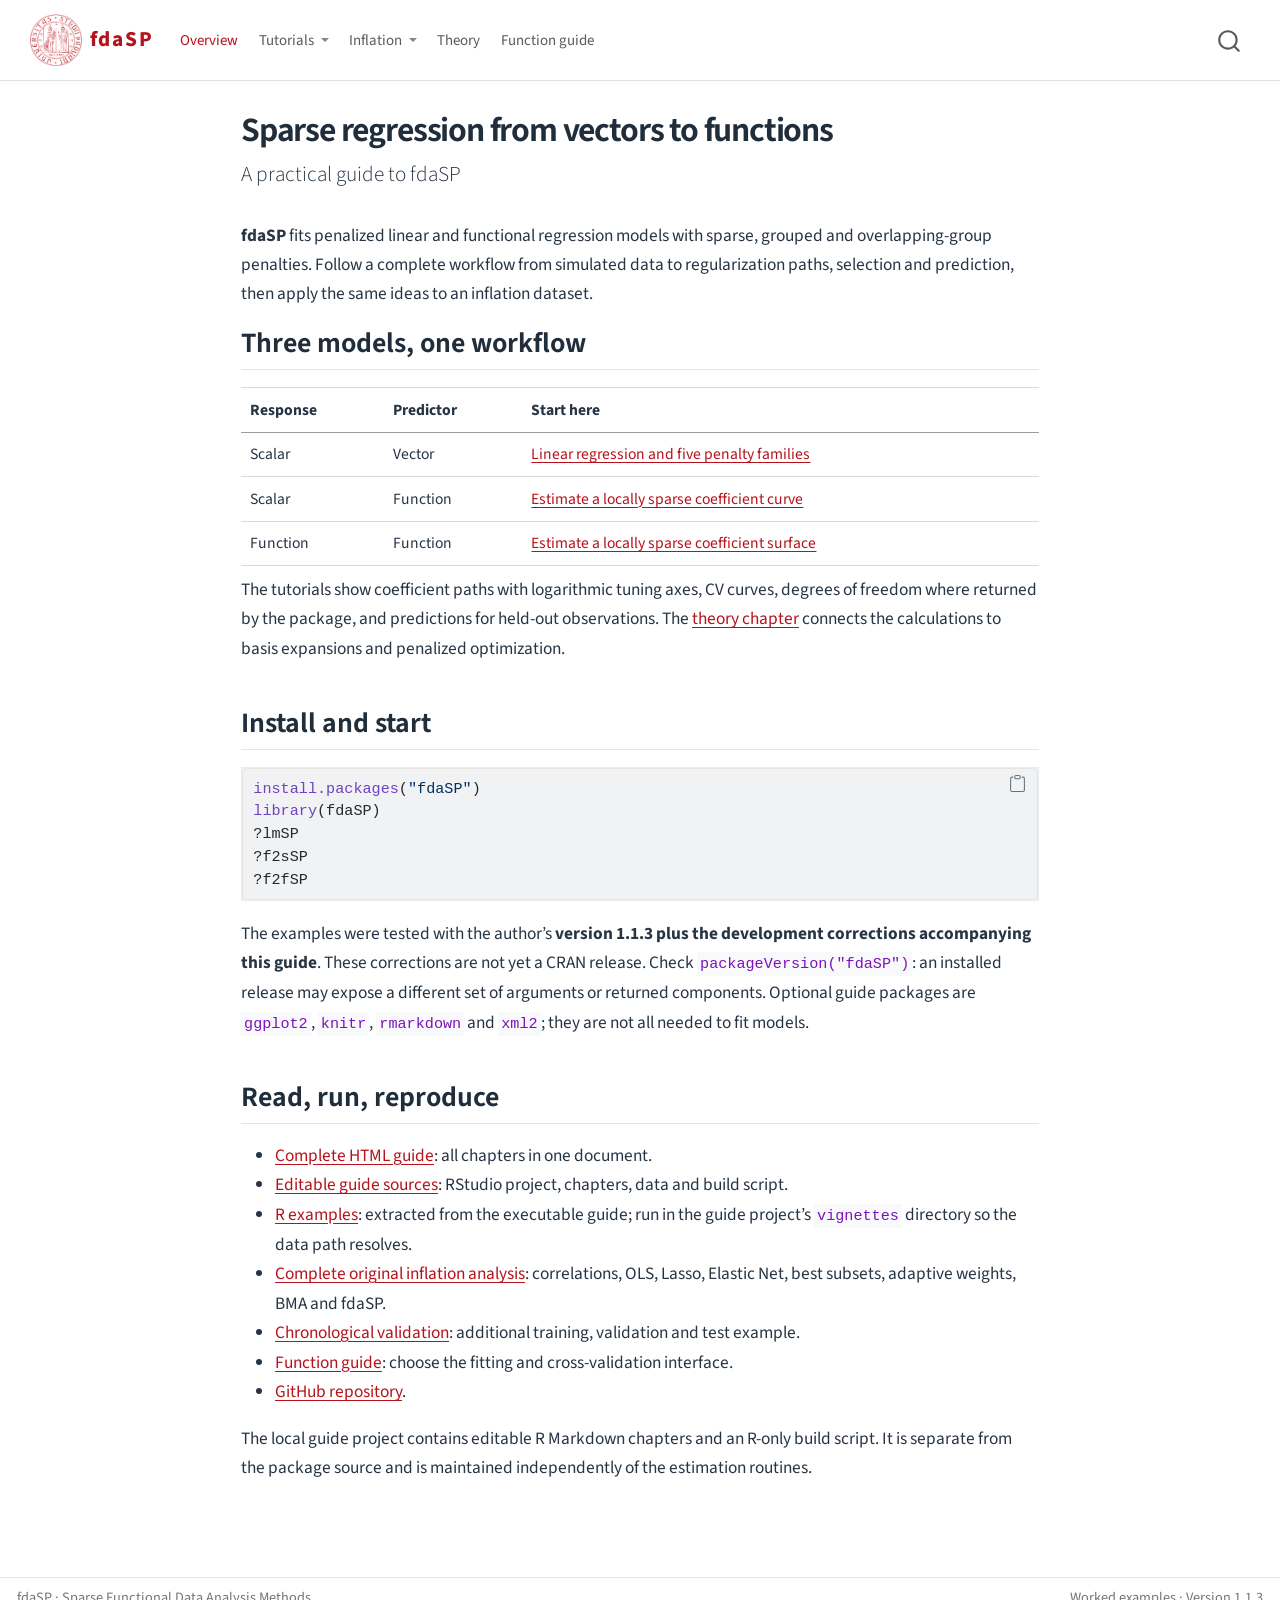
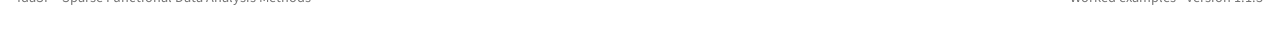
<file: docs/index.html>
<!DOCTYPE html>
<html xmlns="http://www.w3.org/1999/xhtml" lang="en" xml:lang="en"><head>

<meta charset="utf-8">
<meta name="generator" content="quarto-1.7.32">

<meta name="viewport" content="width=device-width, initial-scale=1.0, user-scalable=yes">


<title>Sparse regression from vectors to functions – fdaSP</title>
<style>
code{white-space: pre-wrap;}
span.smallcaps{font-variant: small-caps;}
div.columns{display: flex; gap: min(4vw, 1.5em);}
div.column{flex: auto; overflow-x: auto;}
div.hanging-indent{margin-left: 1.5em; text-indent: -1.5em;}
ul.task-list{list-style: none;}
ul.task-list li input[type="checkbox"] {
  width: 0.8em;
  margin: 0 0.8em 0.2em -1em; /* quarto-specific, see https://github.com/quarto-dev/quarto-cli/issues/4556 */ 
  vertical-align: middle;
}
/* CSS for syntax highlighting */
html { -webkit-text-size-adjust: 100%; }
pre > code.sourceCode { white-space: pre; position: relative; }
pre > code.sourceCode > span { display: inline-block; line-height: 1.25; }
pre > code.sourceCode > span:empty { height: 1.2em; }
.sourceCode { overflow: visible; }
code.sourceCode > span { color: inherit; text-decoration: inherit; }
div.sourceCode { margin: 1em 0; }
pre.sourceCode { margin: 0; }
@media screen {
div.sourceCode { overflow: auto; }
}
@media print {
pre > code.sourceCode { white-space: pre-wrap; }
pre > code.sourceCode > span { text-indent: -5em; padding-left: 5em; }
}
pre.numberSource code
  { counter-reset: source-line 0; }
pre.numberSource code > span
  { position: relative; left: -4em; counter-increment: source-line; }
pre.numberSource code > span > a:first-child::before
  { content: counter(source-line);
    position: relative; left: -1em; text-align: right; vertical-align: baseline;
    border: none; display: inline-block;
    -webkit-touch-callout: none; -webkit-user-select: none;
    -khtml-user-select: none; -moz-user-select: none;
    -ms-user-select: none; user-select: none;
    padding: 0 4px; width: 4em;
  }
pre.numberSource { margin-left: 3em;  padding-left: 4px; }
div.sourceCode
  {   }
@media screen {
pre > code.sourceCode > span > a:first-child::before { text-decoration: underline; }
}
</style>


<script src="site_libs/quarto-nav/quarto-nav.js"></script>
<script src="site_libs/quarto-nav/headroom.min.js"></script>
<script src="site_libs/clipboard/clipboard.min.js"></script>
<script src="site_libs/quarto-search/autocomplete.umd.js"></script>
<script src="site_libs/quarto-search/fuse.min.js"></script>
<script src="site_libs/quarto-search/quarto-search.js"></script>
<meta name="quarto:offset" content="./">
<link href="./assets/unipd-seal.png" rel="icon" type="image/png">
<script src="site_libs/quarto-html/quarto.js" type="module"></script>
<script src="site_libs/quarto-html/tabsets/tabsets.js" type="module"></script>
<script src="site_libs/quarto-html/popper.min.js"></script>
<script src="site_libs/quarto-html/tippy.umd.min.js"></script>
<script src="site_libs/quarto-html/anchor.min.js"></script>
<link href="site_libs/quarto-html/tippy.css" rel="stylesheet">
<link href="site_libs/quarto-html/quarto-syntax-highlighting-234273d1456647dabc34a594ac50e507.css" rel="stylesheet" id="quarto-text-highlighting-styles">
<script src="site_libs/bootstrap/bootstrap.min.js"></script>
<link href="site_libs/bootstrap/bootstrap-icons.css" rel="stylesheet">
<link href="site_libs/bootstrap/bootstrap-3aba38651184ee82a9c65464af710223.min.css" rel="stylesheet" append-hash="true" id="quarto-bootstrap" data-mode="light">
<script id="quarto-search-options" type="application/json">{
  "location": "navbar",
  "copy-button": false,
  "collapse-after": 3,
  "panel-placement": "end",
  "type": "overlay",
  "limit": 50,
  "keyboard-shortcut": [
    "f",
    "/",
    "s"
  ],
  "show-item-context": false,
  "language": {
    "search-no-results-text": "No results",
    "search-matching-documents-text": "matching documents",
    "search-copy-link-title": "Copy link to search",
    "search-hide-matches-text": "Hide additional matches",
    "search-more-match-text": "more match in this document",
    "search-more-matches-text": "more matches in this document",
    "search-clear-button-title": "Clear",
    "search-text-placeholder": "",
    "search-detached-cancel-button-title": "Cancel",
    "search-submit-button-title": "Submit",
    "search-label": "Search"
  }
}</script>


<link rel="stylesheet" href="assets/styles.css">
</head>

<body class="nav-fixed fullcontent quarto-light">

<div id="quarto-search-results"></div>
  <header id="quarto-header" class="headroom fixed-top">
    <nav class="navbar navbar-expand-lg " data-bs-theme="dark">
      <div class="navbar-container container-fluid">
      <div class="navbar-brand-container mx-auto">
    <a href="./index.html" class="navbar-brand navbar-brand-logo">
    <img src="./assets/unipd-seal.png" alt="University of Padua seal" class="navbar-logo">
    </a>
    <a class="navbar-brand" href="./index.html">
    <span class="navbar-title">fdaSP</span>
    </a>
  </div>
            <div id="quarto-search" class="" title="Search"></div>
          <button class="navbar-toggler" type="button" data-bs-toggle="collapse" data-bs-target="#navbarCollapse" aria-controls="navbarCollapse" role="menu" aria-expanded="false" aria-label="Toggle navigation" onclick="if (window.quartoToggleHeadroom) { window.quartoToggleHeadroom(); }">
  <span class="navbar-toggler-icon"></span>
</button>
          <div class="collapse navbar-collapse" id="navbarCollapse">
            <ul class="navbar-nav navbar-nav-scroll me-auto">
  <li class="nav-item">
    <a class="nav-link active" href="./index.html" aria-current="page"> 
<span class="menu-text">Overview</span></a>
  </li>  
  <li class="nav-item dropdown ">
    <a class="nav-link dropdown-toggle" href="#" id="nav-menu-tutorials" role="link" data-bs-toggle="dropdown" aria-expanded="false">
 <span class="menu-text">Tutorials</span>
    </a>
    <ul class="dropdown-menu" aria-labelledby="nav-menu-tutorials">    
        <li>
    <a class="dropdown-item" href="./linear.html">
 <span class="dropdown-text">Linear regression</span></a>
  </li>  
        <li>
    <a class="dropdown-item" href="./scalar-function.html">
 <span class="dropdown-text">Scalar-on-function</span></a>
  </li>  
        <li>
    <a class="dropdown-item" href="./function-function.html">
 <span class="dropdown-text">Function-on-function</span></a>
  </li>  
    </ul>
  </li>
  <li class="nav-item dropdown ">
    <a class="nav-link dropdown-toggle" href="#" id="nav-menu-inflation" role="link" data-bs-toggle="dropdown" aria-expanded="false">
 <span class="menu-text">Inflation</span>
    </a>
    <ul class="dropdown-menu" aria-labelledby="nav-menu-inflation">    
        <li>
    <a class="dropdown-item" href="./inflation-comparisons.html">
 <span class="dropdown-text">Complete original analysis</span></a>
  </li>  
        <li>
    <a class="dropdown-item" href="./inflation.html">
 <span class="dropdown-text">Chronological validation</span></a>
  </li>  
    </ul>
  </li>
  <li class="nav-item">
    <a class="nav-link" href="./theory.html"> 
<span class="menu-text">Theory</span></a>
  </li>  
  <li class="nav-item">
    <a class="nav-link" href="./reference.html"> 
<span class="menu-text">Function guide</span></a>
  </li>  
</ul>
          </div> <!-- /navcollapse -->
            <div class="quarto-navbar-tools">
</div>
      </div> <!-- /container-fluid -->
    </nav>
</header>
<!-- content -->
<div id="quarto-content" class="quarto-container page-columns page-rows-contents page-layout-article page-navbar">
<!-- sidebar -->
<!-- margin-sidebar -->
    
<!-- main -->
<main class="content" id="quarto-document-content">

<header id="title-block-header" class="quarto-title-block default">
<div class="quarto-title">
<h1 class="title">Sparse regression from vectors to functions</h1>
<p class="subtitle lead">A practical guide to fdaSP</p>
</div>



<div class="quarto-title-meta">

    
  
    
  </div>
  


</header>


<p><strong>fdaSP</strong> fits penalized linear and functional regression models with sparse, grouped and overlapping-group penalties. Follow a complete workflow from simulated data to regularization paths, selection and prediction, then apply the same ideas to an inflation dataset.</p>
<section id="three-models-one-workflow" class="level2">
<h2 class="anchored" data-anchor-id="three-models-one-workflow">Three models, one workflow</h2>
<table class="caption-top table">
<thead>
<tr class="header">
<th style="text-align: left;">Response</th>
<th style="text-align: left;">Predictor</th>
<th style="text-align: left;">Start here</th>
</tr>
</thead>
<tbody>
<tr class="odd">
<td style="text-align: left;">Scalar</td>
<td style="text-align: left;">Vector</td>
<td style="text-align: left;"><a href="./linear.html">Linear regression and five penalty families</a></td>
</tr>
<tr class="even">
<td style="text-align: left;">Scalar</td>
<td style="text-align: left;">Function</td>
<td style="text-align: left;"><a href="./scalar-function.html">Estimate a locally sparse coefficient curve</a></td>
</tr>
<tr class="odd">
<td style="text-align: left;">Function</td>
<td style="text-align: left;">Function</td>
<td style="text-align: left;"><a href="./function-function.html">Estimate a locally sparse coefficient surface</a></td>
</tr>
</tbody>
</table>
<p>The tutorials show coefficient paths with logarithmic tuning axes, CV curves, degrees of freedom where returned by the package, and predictions for held-out observations. The <a href="./theory.html">theory chapter</a> connects the calculations to basis expansions and penalized optimization.</p>
</section>
<section id="install-and-start" class="level2">
<h2 class="anchored" data-anchor-id="install-and-start">Install and start</h2>
<div class="sourceCode" id="cb1"><pre class="sourceCode r code-with-copy"><code class="sourceCode r"><span id="cb1-1"><a href="#cb1-1" aria-hidden="true" tabindex="-1"></a><span class="fu">install.packages</span>(<span class="st">"fdaSP"</span>)</span>
<span id="cb1-2"><a href="#cb1-2" aria-hidden="true" tabindex="-1"></a><span class="fu">library</span>(fdaSP)</span>
<span id="cb1-3"><a href="#cb1-3" aria-hidden="true" tabindex="-1"></a>?lmSP</span>
<span id="cb1-4"><a href="#cb1-4" aria-hidden="true" tabindex="-1"></a>?f2sSP</span>
<span id="cb1-5"><a href="#cb1-5" aria-hidden="true" tabindex="-1"></a>?f2fSP</span></code><button title="Copy to Clipboard" class="code-copy-button"><i class="bi"></i></button></pre></div>
<p>The examples were tested with the author’s <strong>version 1.1.3 plus the development corrections accompanying this guide</strong>. These corrections are not yet a CRAN release. Check <code>packageVersion("fdaSP")</code>: an installed release may expose a different set of arguments or returned components. Optional guide packages are <code>ggplot2</code>, <code>knitr</code>, <code>rmarkdown</code> and <code>xml2</code>; they are not all needed to fit models.</p>
</section>
<section id="read-run-reproduce" class="level2">
<h2 class="anchored" data-anchor-id="read-run-reproduce">Read, run, reproduce</h2>
<ul>
<li><a href="downloads/fdasp-guide.html">Complete HTML guide</a>: all chapters in one document.</li>
<li><a href="downloads/fdasp-guide-sources.zip">Editable guide sources</a>: RStudio project, chapters, data and build script.</li>
<li><a href="downloads/all-examples.R">R examples</a>: extracted from the executable guide; run in the guide project’s <code>vignettes</code> directory so the data path resolves.</li>
<li><a href="./inflation-comparisons.html">Complete original inflation analysis</a>: correlations, OLS, Lasso, Elastic Net, best subsets, adaptive weights, BMA and fdaSP.</li>
<li><a href="./inflation.html">Chronological validation</a>: additional training, validation and test example.</li>
<li><a href="./reference.html">Function guide</a>: choose the fitting and cross-validation interface.</li>
<li><a href="https://github.com/maurobernardi/fdaSP">GitHub repository</a>.</li>
</ul>
<p>The local guide project contains editable R Markdown chapters and an R-only build script. It is separate from the package source and is maintained independently of the estimation routines.</p>


</section>

</main> <!-- /main -->
<script id="quarto-html-after-body" type="application/javascript">
  window.document.addEventListener("DOMContentLoaded", function (event) {
    const icon = "";
    const anchorJS = new window.AnchorJS();
    anchorJS.options = {
      placement: 'right',
      icon: icon
    };
    anchorJS.add('.anchored');
    const isCodeAnnotation = (el) => {
      for (const clz of el.classList) {
        if (clz.startsWith('code-annotation-')) {                     
          return true;
        }
      }
      return false;
    }
    const onCopySuccess = function(e) {
      // button target
      const button = e.trigger;
      // don't keep focus
      button.blur();
      // flash "checked"
      button.classList.add('code-copy-button-checked');
      var currentTitle = button.getAttribute("title");
      button.setAttribute("title", "Copied!");
      let tooltip;
      if (window.bootstrap) {
        button.setAttribute("data-bs-toggle", "tooltip");
        button.setAttribute("data-bs-placement", "left");
        button.setAttribute("data-bs-title", "Copied!");
        tooltip = new bootstrap.Tooltip(button, 
          { trigger: "manual", 
            customClass: "code-copy-button-tooltip",
            offset: [0, -8]});
        tooltip.show();    
      }
      setTimeout(function() {
        if (tooltip) {
          tooltip.hide();
          button.removeAttribute("data-bs-title");
          button.removeAttribute("data-bs-toggle");
          button.removeAttribute("data-bs-placement");
        }
        button.setAttribute("title", currentTitle);
        button.classList.remove('code-copy-button-checked');
      }, 1000);
      // clear code selection
      e.clearSelection();
    }
    const getTextToCopy = function(trigger) {
        const codeEl = trigger.previousElementSibling.cloneNode(true);
        for (const childEl of codeEl.children) {
          if (isCodeAnnotation(childEl)) {
            childEl.remove();
          }
        }
        return codeEl.innerText;
    }
    const clipboard = new window.ClipboardJS('.code-copy-button:not([data-in-quarto-modal])', {
      text: getTextToCopy
    });
    clipboard.on('success', onCopySuccess);
    if (window.document.getElementById('quarto-embedded-source-code-modal')) {
      const clipboardModal = new window.ClipboardJS('.code-copy-button[data-in-quarto-modal]', {
        text: getTextToCopy,
        container: window.document.getElementById('quarto-embedded-source-code-modal')
      });
      clipboardModal.on('success', onCopySuccess);
    }
      var localhostRegex = new RegExp(/^(?:http|https):\/\/localhost\:?[0-9]*\//);
      var mailtoRegex = new RegExp(/^mailto:/);
        var filterRegex = new RegExp('/' + window.location.host + '/');
      var isInternal = (href) => {
          return filterRegex.test(href) || localhostRegex.test(href) || mailtoRegex.test(href);
      }
      // Inspect non-navigation links and adorn them if external
     var links = window.document.querySelectorAll('a[href]:not(.nav-link):not(.navbar-brand):not(.toc-action):not(.sidebar-link):not(.sidebar-item-toggle):not(.pagination-link):not(.no-external):not([aria-hidden]):not(.dropdown-item):not(.quarto-navigation-tool):not(.about-link)');
      for (var i=0; i<links.length; i++) {
        const link = links[i];
        if (!isInternal(link.href)) {
          // undo the damage that might have been done by quarto-nav.js in the case of
          // links that we want to consider external
          if (link.dataset.originalHref !== undefined) {
            link.href = link.dataset.originalHref;
          }
        }
      }
    function tippyHover(el, contentFn, onTriggerFn, onUntriggerFn) {
      const config = {
        allowHTML: true,
        maxWidth: 500,
        delay: 100,
        arrow: false,
        appendTo: function(el) {
            return el.parentElement;
        },
        interactive: true,
        interactiveBorder: 10,
        theme: 'quarto',
        placement: 'bottom-start',
      };
      if (contentFn) {
        config.content = contentFn;
      }
      if (onTriggerFn) {
        config.onTrigger = onTriggerFn;
      }
      if (onUntriggerFn) {
        config.onUntrigger = onUntriggerFn;
      }
      window.tippy(el, config); 
    }
    const noterefs = window.document.querySelectorAll('a[role="doc-noteref"]');
    for (var i=0; i<noterefs.length; i++) {
      const ref = noterefs[i];
      tippyHover(ref, function() {
        // use id or data attribute instead here
        let href = ref.getAttribute('data-footnote-href') || ref.getAttribute('href');
        try { href = new URL(href).hash; } catch {}
        const id = href.replace(/^#\/?/, "");
        const note = window.document.getElementById(id);
        if (note) {
          return note.innerHTML;
        } else {
          return "";
        }
      });
    }
    const xrefs = window.document.querySelectorAll('a.quarto-xref');
    const processXRef = (id, note) => {
      // Strip column container classes
      const stripColumnClz = (el) => {
        el.classList.remove("page-full", "page-columns");
        if (el.children) {
          for (const child of el.children) {
            stripColumnClz(child);
          }
        }
      }
      stripColumnClz(note)
      if (id === null || id.startsWith('sec-')) {
        // Special case sections, only their first couple elements
        const container = document.createElement("div");
        if (note.children && note.children.length > 2) {
          container.appendChild(note.children[0].cloneNode(true));
          for (let i = 1; i < note.children.length; i++) {
            const child = note.children[i];
            if (child.tagName === "P" && child.innerText === "") {
              continue;
            } else {
              container.appendChild(child.cloneNode(true));
              break;
            }
          }
          if (window.Quarto?.typesetMath) {
            window.Quarto.typesetMath(container);
          }
          return container.innerHTML
        } else {
          if (window.Quarto?.typesetMath) {
            window.Quarto.typesetMath(note);
          }
          return note.innerHTML;
        }
      } else {
        // Remove any anchor links if they are present
        const anchorLink = note.querySelector('a.anchorjs-link');
        if (anchorLink) {
          anchorLink.remove();
        }
        if (window.Quarto?.typesetMath) {
          window.Quarto.typesetMath(note);
        }
        if (note.classList.contains("callout")) {
          return note.outerHTML;
        } else {
          return note.innerHTML;
        }
      }
    }
    for (var i=0; i<xrefs.length; i++) {
      const xref = xrefs[i];
      tippyHover(xref, undefined, function(instance) {
        instance.disable();
        let url = xref.getAttribute('href');
        let hash = undefined; 
        if (url.startsWith('#')) {
          hash = url;
        } else {
          try { hash = new URL(url).hash; } catch {}
        }
        if (hash) {
          const id = hash.replace(/^#\/?/, "");
          const note = window.document.getElementById(id);
          if (note !== null) {
            try {
              const html = processXRef(id, note.cloneNode(true));
              instance.setContent(html);
            } finally {
              instance.enable();
              instance.show();
            }
          } else {
            // See if we can fetch this
            fetch(url.split('#')[0])
            .then(res => res.text())
            .then(html => {
              const parser = new DOMParser();
              const htmlDoc = parser.parseFromString(html, "text/html");
              const note = htmlDoc.getElementById(id);
              if (note !== null) {
                const html = processXRef(id, note);
                instance.setContent(html);
              } 
            }).finally(() => {
              instance.enable();
              instance.show();
            });
          }
        } else {
          // See if we can fetch a full url (with no hash to target)
          // This is a special case and we should probably do some content thinning / targeting
          fetch(url)
          .then(res => res.text())
          .then(html => {
            const parser = new DOMParser();
            const htmlDoc = parser.parseFromString(html, "text/html");
            const note = htmlDoc.querySelector('main.content');
            if (note !== null) {
              // This should only happen for chapter cross references
              // (since there is no id in the URL)
              // remove the first header
              if (note.children.length > 0 && note.children[0].tagName === "HEADER") {
                note.children[0].remove();
              }
              const html = processXRef(null, note);
              instance.setContent(html);
            } 
          }).finally(() => {
            instance.enable();
            instance.show();
          });
        }
      }, function(instance) {
      });
    }
        let selectedAnnoteEl;
        const selectorForAnnotation = ( cell, annotation) => {
          let cellAttr = 'data-code-cell="' + cell + '"';
          let lineAttr = 'data-code-annotation="' +  annotation + '"';
          const selector = 'span[' + cellAttr + '][' + lineAttr + ']';
          return selector;
        }
        const selectCodeLines = (annoteEl) => {
          const doc = window.document;
          const targetCell = annoteEl.getAttribute("data-target-cell");
          const targetAnnotation = annoteEl.getAttribute("data-target-annotation");
          const annoteSpan = window.document.querySelector(selectorForAnnotation(targetCell, targetAnnotation));
          const lines = annoteSpan.getAttribute("data-code-lines").split(",");
          const lineIds = lines.map((line) => {
            return targetCell + "-" + line;
          })
          let top = null;
          let height = null;
          let parent = null;
          if (lineIds.length > 0) {
              //compute the position of the single el (top and bottom and make a div)
              const el = window.document.getElementById(lineIds[0]);
              top = el.offsetTop;
              height = el.offsetHeight;
              parent = el.parentElement.parentElement;
            if (lineIds.length > 1) {
              const lastEl = window.document.getElementById(lineIds[lineIds.length - 1]);
              const bottom = lastEl.offsetTop + lastEl.offsetHeight;
              height = bottom - top;
            }
            if (top !== null && height !== null && parent !== null) {
              // cook up a div (if necessary) and position it 
              let div = window.document.getElementById("code-annotation-line-highlight");
              if (div === null) {
                div = window.document.createElement("div");
                div.setAttribute("id", "code-annotation-line-highlight");
                div.style.position = 'absolute';
                parent.appendChild(div);
              }
              div.style.top = top - 2 + "px";
              div.style.height = height + 4 + "px";
              div.style.left = 0;
              let gutterDiv = window.document.getElementById("code-annotation-line-highlight-gutter");
              if (gutterDiv === null) {
                gutterDiv = window.document.createElement("div");
                gutterDiv.setAttribute("id", "code-annotation-line-highlight-gutter");
                gutterDiv.style.position = 'absolute';
                const codeCell = window.document.getElementById(targetCell);
                const gutter = codeCell.querySelector('.code-annotation-gutter');
                gutter.appendChild(gutterDiv);
              }
              gutterDiv.style.top = top - 2 + "px";
              gutterDiv.style.height = height + 4 + "px";
            }
            selectedAnnoteEl = annoteEl;
          }
        };
        const unselectCodeLines = () => {
          const elementsIds = ["code-annotation-line-highlight", "code-annotation-line-highlight-gutter"];
          elementsIds.forEach((elId) => {
            const div = window.document.getElementById(elId);
            if (div) {
              div.remove();
            }
          });
          selectedAnnoteEl = undefined;
        };
          // Handle positioning of the toggle
      window.addEventListener(
        "resize",
        throttle(() => {
          elRect = undefined;
          if (selectedAnnoteEl) {
            selectCodeLines(selectedAnnoteEl);
          }
        }, 10)
      );
      function throttle(fn, ms) {
      let throttle = false;
      let timer;
        return (...args) => {
          if(!throttle) { // first call gets through
              fn.apply(this, args);
              throttle = true;
          } else { // all the others get throttled
              if(timer) clearTimeout(timer); // cancel #2
              timer = setTimeout(() => {
                fn.apply(this, args);
                timer = throttle = false;
              }, ms);
          }
        };
      }
        // Attach click handler to the DT
        const annoteDls = window.document.querySelectorAll('dt[data-target-cell]');
        for (const annoteDlNode of annoteDls) {
          annoteDlNode.addEventListener('click', (event) => {
            const clickedEl = event.target;
            if (clickedEl !== selectedAnnoteEl) {
              unselectCodeLines();
              const activeEl = window.document.querySelector('dt[data-target-cell].code-annotation-active');
              if (activeEl) {
                activeEl.classList.remove('code-annotation-active');
              }
              selectCodeLines(clickedEl);
              clickedEl.classList.add('code-annotation-active');
            } else {
              // Unselect the line
              unselectCodeLines();
              clickedEl.classList.remove('code-annotation-active');
            }
          });
        }
    const findCites = (el) => {
      const parentEl = el.parentElement;
      if (parentEl) {
        const cites = parentEl.dataset.cites;
        if (cites) {
          return {
            el,
            cites: cites.split(' ')
          };
        } else {
          return findCites(el.parentElement)
        }
      } else {
        return undefined;
      }
    };
    var bibliorefs = window.document.querySelectorAll('a[role="doc-biblioref"]');
    for (var i=0; i<bibliorefs.length; i++) {
      const ref = bibliorefs[i];
      const citeInfo = findCites(ref);
      if (citeInfo) {
        tippyHover(citeInfo.el, function() {
          var popup = window.document.createElement('div');
          citeInfo.cites.forEach(function(cite) {
            var citeDiv = window.document.createElement('div');
            citeDiv.classList.add('hanging-indent');
            citeDiv.classList.add('csl-entry');
            var biblioDiv = window.document.getElementById('ref-' + cite);
            if (biblioDiv) {
              citeDiv.innerHTML = biblioDiv.innerHTML;
            }
            popup.appendChild(citeDiv);
          });
          return popup.innerHTML;
        });
      }
    }
  });
  </script>
</div> <!-- /content -->
<footer class="footer">
  <div class="nav-footer">
    <div class="nav-footer-left">
<p>fdaSP · Sparse Functional Data Analysis Methods</p>
</div>   
    <div class="nav-footer-center">
      &nbsp;
    </div>
    <div class="nav-footer-right">
<p>Worked examples · Version 1.1.3</p>
</div>
  </div>
</footer>




</body></html>
</file>
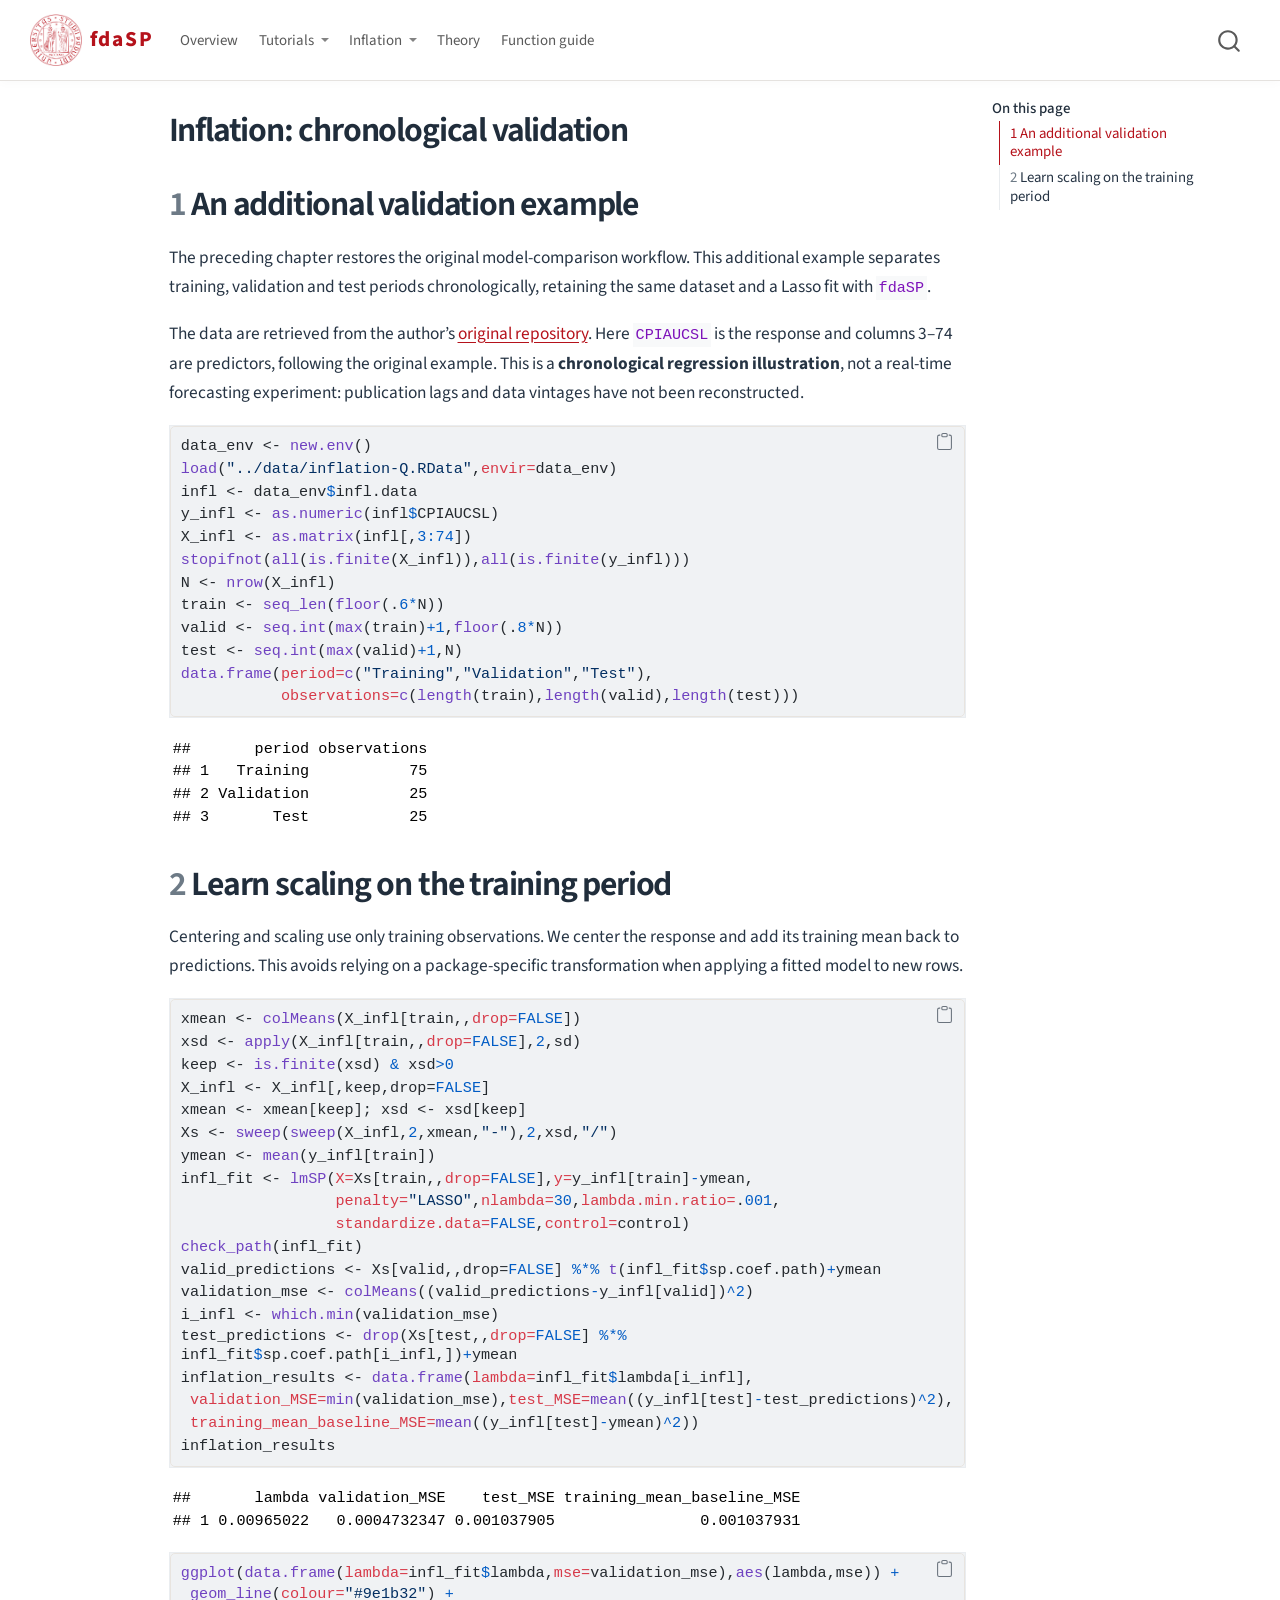
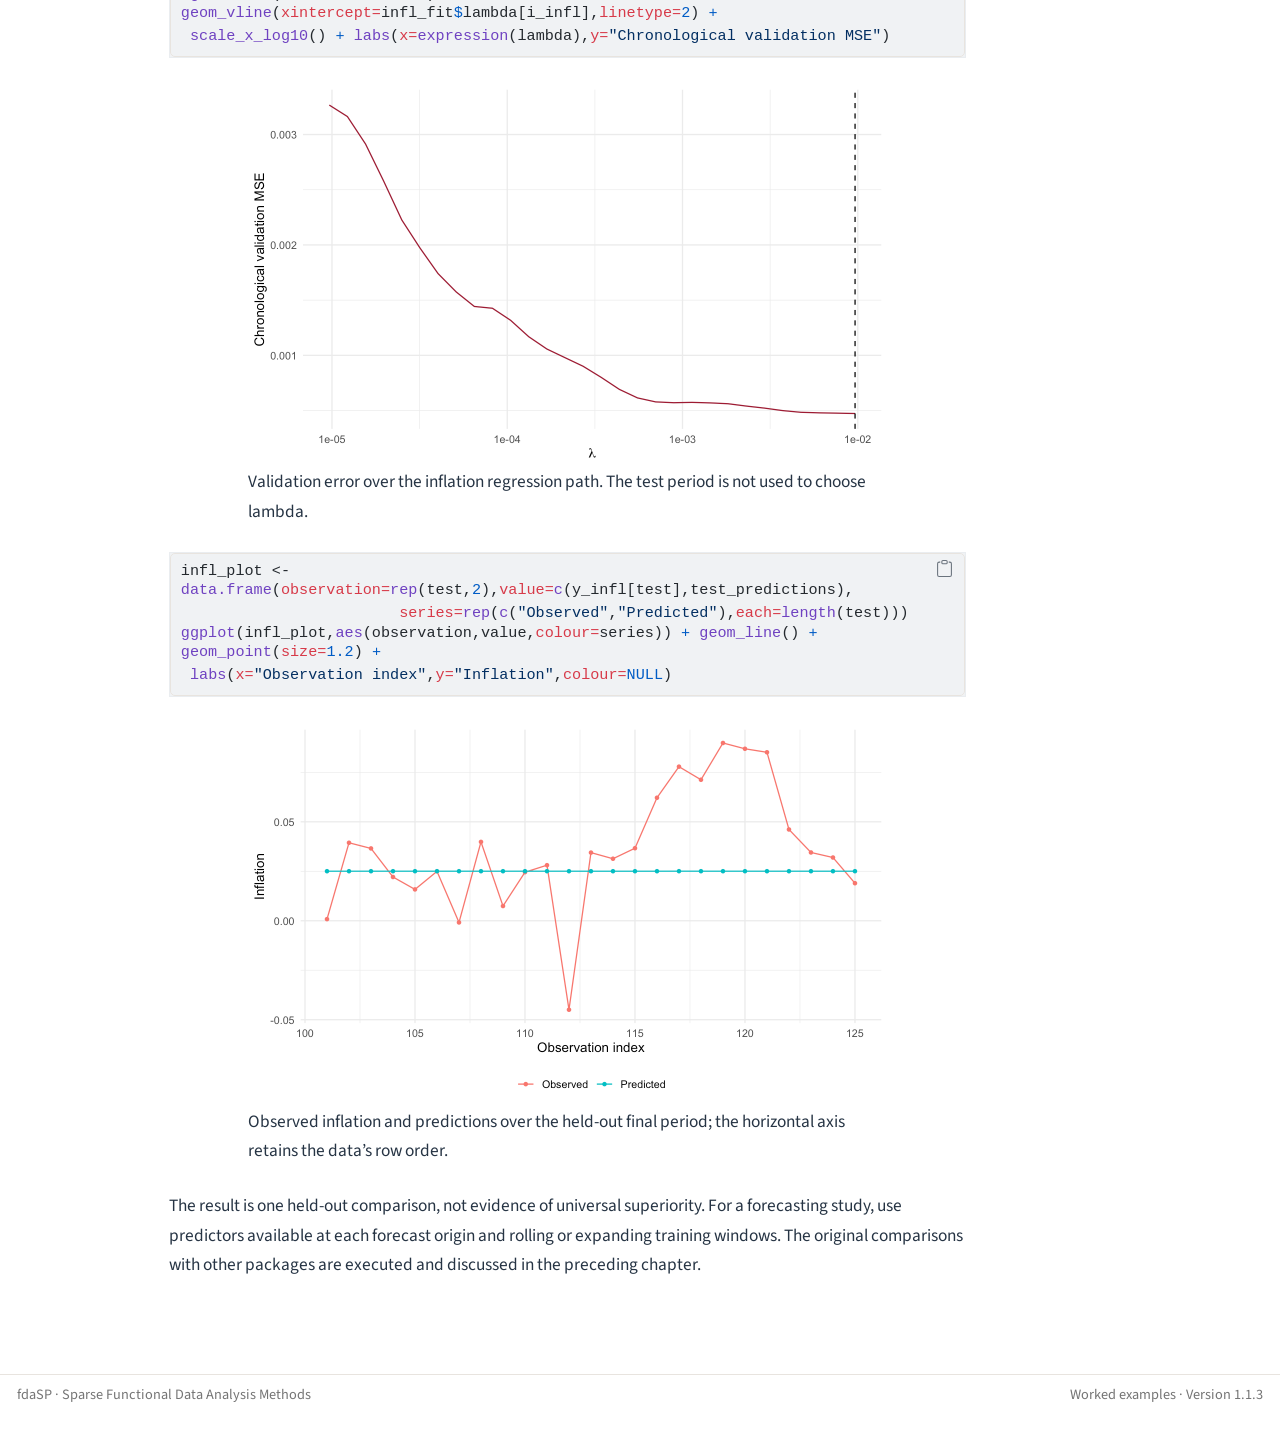
<file: docs/inflation.html>
<!DOCTYPE html>
<html xmlns="http://www.w3.org/1999/xhtml" lang="en" xml:lang="en"><head>

<meta charset="utf-8">
<meta name="generator" content="quarto-1.7.32">

<meta name="viewport" content="width=device-width, initial-scale=1.0, user-scalable=yes">


<title>Inflation: chronological validation – fdaSP</title>
<style>
code{white-space: pre-wrap;}
span.smallcaps{font-variant: small-caps;}
div.columns{display: flex; gap: min(4vw, 1.5em);}
div.column{flex: auto; overflow-x: auto;}
div.hanging-indent{margin-left: 1.5em; text-indent: -1.5em;}
ul.task-list{list-style: none;}
ul.task-list li input[type="checkbox"] {
  width: 0.8em;
  margin: 0 0.8em 0.2em -1em; /* quarto-specific, see https://github.com/quarto-dev/quarto-cli/issues/4556 */ 
  vertical-align: middle;
}
/* CSS for syntax highlighting */
html { -webkit-text-size-adjust: 100%; }
pre > code.sourceCode { white-space: pre; position: relative; }
pre > code.sourceCode > span { display: inline-block; line-height: 1.25; }
pre > code.sourceCode > span:empty { height: 1.2em; }
.sourceCode { overflow: visible; }
code.sourceCode > span { color: inherit; text-decoration: inherit; }
div.sourceCode { margin: 1em 0; }
pre.sourceCode { margin: 0; }
@media screen {
div.sourceCode { overflow: auto; }
}
@media print {
pre > code.sourceCode { white-space: pre-wrap; }
pre > code.sourceCode > span { text-indent: -5em; padding-left: 5em; }
}
pre.numberSource code
  { counter-reset: source-line 0; }
pre.numberSource code > span
  { position: relative; left: -4em; counter-increment: source-line; }
pre.numberSource code > span > a:first-child::before
  { content: counter(source-line);
    position: relative; left: -1em; text-align: right; vertical-align: baseline;
    border: none; display: inline-block;
    -webkit-touch-callout: none; -webkit-user-select: none;
    -khtml-user-select: none; -moz-user-select: none;
    -ms-user-select: none; user-select: none;
    padding: 0 4px; width: 4em;
  }
pre.numberSource { margin-left: 3em;  padding-left: 4px; }
div.sourceCode
  {   }
@media screen {
pre > code.sourceCode > span > a:first-child::before { text-decoration: underline; }
}
</style>


<script src="site_libs/quarto-nav/quarto-nav.js"></script>
<script src="site_libs/quarto-nav/headroom.min.js"></script>
<script src="site_libs/clipboard/clipboard.min.js"></script>
<script src="site_libs/quarto-search/autocomplete.umd.js"></script>
<script src="site_libs/quarto-search/fuse.min.js"></script>
<script src="site_libs/quarto-search/quarto-search.js"></script>
<meta name="quarto:offset" content="./">
<link href="./assets/unipd-seal.png" rel="icon" type="image/png">
<script src="site_libs/quarto-html/quarto.js" type="module"></script>
<script src="site_libs/quarto-html/tabsets/tabsets.js" type="module"></script>
<script src="site_libs/quarto-html/popper.min.js"></script>
<script src="site_libs/quarto-html/tippy.umd.min.js"></script>
<script src="site_libs/quarto-html/anchor.min.js"></script>
<link href="site_libs/quarto-html/tippy.css" rel="stylesheet">
<link href="site_libs/quarto-html/quarto-syntax-highlighting-234273d1456647dabc34a594ac50e507.css" rel="stylesheet" id="quarto-text-highlighting-styles">
<script src="site_libs/bootstrap/bootstrap.min.js"></script>
<link href="site_libs/bootstrap/bootstrap-icons.css" rel="stylesheet">
<link href="site_libs/bootstrap/bootstrap-3aba38651184ee82a9c65464af710223.min.css" rel="stylesheet" append-hash="true" id="quarto-bootstrap" data-mode="light">
<script id="quarto-search-options" type="application/json">{
  "location": "navbar",
  "copy-button": false,
  "collapse-after": 3,
  "panel-placement": "end",
  "type": "overlay",
  "limit": 50,
  "keyboard-shortcut": [
    "f",
    "/",
    "s"
  ],
  "show-item-context": false,
  "language": {
    "search-no-results-text": "No results",
    "search-matching-documents-text": "matching documents",
    "search-copy-link-title": "Copy link to search",
    "search-hide-matches-text": "Hide additional matches",
    "search-more-match-text": "more match in this document",
    "search-more-matches-text": "more matches in this document",
    "search-clear-button-title": "Clear",
    "search-text-placeholder": "",
    "search-detached-cancel-button-title": "Cancel",
    "search-submit-button-title": "Submit",
    "search-label": "Search"
  }
}</script>


<link rel="stylesheet" href="assets/styles.css">
</head>

<body class="nav-fixed quarto-light">

<div id="quarto-search-results"></div>
  <header id="quarto-header" class="headroom fixed-top">
    <nav class="navbar navbar-expand-lg " data-bs-theme="dark">
      <div class="navbar-container container-fluid">
      <div class="navbar-brand-container mx-auto">
    <a href="./index.html" class="navbar-brand navbar-brand-logo">
    <img src="./assets/unipd-seal.png" alt="University of Padua seal" class="navbar-logo">
    </a>
    <a class="navbar-brand" href="./index.html">
    <span class="navbar-title">fdaSP</span>
    </a>
  </div>
            <div id="quarto-search" class="" title="Search"></div>
          <button class="navbar-toggler" type="button" data-bs-toggle="collapse" data-bs-target="#navbarCollapse" aria-controls="navbarCollapse" role="menu" aria-expanded="false" aria-label="Toggle navigation" onclick="if (window.quartoToggleHeadroom) { window.quartoToggleHeadroom(); }">
  <span class="navbar-toggler-icon"></span>
</button>
          <div class="collapse navbar-collapse" id="navbarCollapse">
            <ul class="navbar-nav navbar-nav-scroll me-auto">
  <li class="nav-item">
    <a class="nav-link" href="./index.html"> 
<span class="menu-text">Overview</span></a>
  </li>  
  <li class="nav-item dropdown ">
    <a class="nav-link dropdown-toggle" href="#" id="nav-menu-tutorials" role="link" data-bs-toggle="dropdown" aria-expanded="false">
 <span class="menu-text">Tutorials</span>
    </a>
    <ul class="dropdown-menu" aria-labelledby="nav-menu-tutorials">    
        <li>
    <a class="dropdown-item" href="./linear.html">
 <span class="dropdown-text">Linear regression</span></a>
  </li>  
        <li>
    <a class="dropdown-item" href="./scalar-function.html">
 <span class="dropdown-text">Scalar-on-function</span></a>
  </li>  
        <li>
    <a class="dropdown-item" href="./function-function.html">
 <span class="dropdown-text">Function-on-function</span></a>
  </li>  
    </ul>
  </li>
  <li class="nav-item dropdown ">
    <a class="nav-link dropdown-toggle" href="#" id="nav-menu-inflation" role="link" data-bs-toggle="dropdown" aria-expanded="false">
 <span class="menu-text">Inflation</span>
    </a>
    <ul class="dropdown-menu" aria-labelledby="nav-menu-inflation">    
        <li>
    <a class="dropdown-item" href="./inflation-comparisons.html">
 <span class="dropdown-text">Complete original analysis</span></a>
  </li>  
        <li>
    <a class="dropdown-item" href="./inflation.html">
 <span class="dropdown-text">Chronological validation</span></a>
  </li>  
    </ul>
  </li>
  <li class="nav-item">
    <a class="nav-link" href="./theory.html"> 
<span class="menu-text">Theory</span></a>
  </li>  
  <li class="nav-item">
    <a class="nav-link" href="./reference.html"> 
<span class="menu-text">Function guide</span></a>
  </li>  
</ul>
          </div> <!-- /navcollapse -->
            <div class="quarto-navbar-tools">
</div>
      </div> <!-- /container-fluid -->
    </nav>
</header>
<!-- content -->
<div id="quarto-content" class="quarto-container page-columns page-rows-contents page-layout-article page-navbar">
<!-- sidebar -->
<!-- margin-sidebar -->
    <div id="quarto-margin-sidebar" class="sidebar margin-sidebar">
        <nav id="TOC" role="doc-toc" class="toc-active">
    <h2 id="toc-title">On this page</h2>
   
  <ul>
  <li><a href="#an-additional-validation-example" id="toc-an-additional-validation-example" class="nav-link active" data-scroll-target="#an-additional-validation-example"><span class="header-section-number">1</span> An additional validation example</a></li>
  <li><a href="#learn-scaling-on-the-training-period" id="toc-learn-scaling-on-the-training-period" class="nav-link" data-scroll-target="#learn-scaling-on-the-training-period"><span class="header-section-number">2</span> Learn scaling on the training period</a></li>
  </ul>
</nav>
    </div>
<!-- main -->
<main class="content" id="quarto-document-content">

<header id="title-block-header" class="quarto-title-block default">
<div class="quarto-title">
<h1 class="title">Inflation: chronological validation</h1>
</div>



<div class="quarto-title-meta">

    
  
    
  </div>
  


</header>


<!-- Generato da chapters/inflation.Rmd: modificare quel file, poi source("build.R"). -->
<section id="an-additional-validation-example" class="level1" data-number="1">
<h1 data-number="1"><span class="header-section-number">1</span> An additional validation example</h1>
<p>The preceding chapter restores the original model-comparison workflow. This additional example separates training, validation and test periods chronologically, retaining the same dataset and a Lasso fit with <code>fdaSP</code>.</p>
<p>The data are retrieved from the author’s <a href="https://github.com/maurobernardi/fdaSP">original repository</a>. Here <code>CPIAUCSL</code> is the response and columns 3–74 are predictors, following the original example. This is a <strong>chronological regression illustration</strong>, not a real-time forecasting experiment: publication lags and data vintages have not been reconstructed.</p>
<div class="sourceCode" id="cb1"><pre class="sourceCode r code-with-copy"><code class="sourceCode r"><span id="cb1-1"><a href="#cb1-1" aria-hidden="true" tabindex="-1"></a>data_env <span class="ot">&lt;-</span> <span class="fu">new.env</span>()</span>
<span id="cb1-2"><a href="#cb1-2" aria-hidden="true" tabindex="-1"></a><span class="fu">load</span>(<span class="st">"../data/inflation-Q.RData"</span>,<span class="at">envir=</span>data_env)</span>
<span id="cb1-3"><a href="#cb1-3" aria-hidden="true" tabindex="-1"></a>infl <span class="ot">&lt;-</span> data_env<span class="sc">$</span>infl.data</span>
<span id="cb1-4"><a href="#cb1-4" aria-hidden="true" tabindex="-1"></a>y_infl <span class="ot">&lt;-</span> <span class="fu">as.numeric</span>(infl<span class="sc">$</span>CPIAUCSL)</span>
<span id="cb1-5"><a href="#cb1-5" aria-hidden="true" tabindex="-1"></a>X_infl <span class="ot">&lt;-</span> <span class="fu">as.matrix</span>(infl[,<span class="dv">3</span><span class="sc">:</span><span class="dv">74</span>])</span>
<span id="cb1-6"><a href="#cb1-6" aria-hidden="true" tabindex="-1"></a><span class="fu">stopifnot</span>(<span class="fu">all</span>(<span class="fu">is.finite</span>(X_infl)),<span class="fu">all</span>(<span class="fu">is.finite</span>(y_infl)))</span>
<span id="cb1-7"><a href="#cb1-7" aria-hidden="true" tabindex="-1"></a>N <span class="ot">&lt;-</span> <span class="fu">nrow</span>(X_infl)</span>
<span id="cb1-8"><a href="#cb1-8" aria-hidden="true" tabindex="-1"></a>train <span class="ot">&lt;-</span> <span class="fu">seq_len</span>(<span class="fu">floor</span>(.<span class="dv">6</span><span class="sc">*</span>N))</span>
<span id="cb1-9"><a href="#cb1-9" aria-hidden="true" tabindex="-1"></a>valid <span class="ot">&lt;-</span> <span class="fu">seq.int</span>(<span class="fu">max</span>(train)<span class="sc">+</span><span class="dv">1</span>,<span class="fu">floor</span>(.<span class="dv">8</span><span class="sc">*</span>N))</span>
<span id="cb1-10"><a href="#cb1-10" aria-hidden="true" tabindex="-1"></a>test <span class="ot">&lt;-</span> <span class="fu">seq.int</span>(<span class="fu">max</span>(valid)<span class="sc">+</span><span class="dv">1</span>,N)</span>
<span id="cb1-11"><a href="#cb1-11" aria-hidden="true" tabindex="-1"></a><span class="fu">data.frame</span>(<span class="at">period=</span><span class="fu">c</span>(<span class="st">"Training"</span>,<span class="st">"Validation"</span>,<span class="st">"Test"</span>),</span>
<span id="cb1-12"><a href="#cb1-12" aria-hidden="true" tabindex="-1"></a>           <span class="at">observations=</span><span class="fu">c</span>(<span class="fu">length</span>(train),<span class="fu">length</span>(valid),<span class="fu">length</span>(test)))</span></code><button title="Copy to Clipboard" class="code-copy-button"><i class="bi"></i></button></pre></div>
<pre><code>##       period observations
## 1   Training           75
## 2 Validation           25
## 3       Test           25</code></pre>
</section>
<section id="learn-scaling-on-the-training-period" class="level1" data-number="2">
<h1 data-number="2"><span class="header-section-number">2</span> Learn scaling on the training period</h1>
<p>Centering and scaling use only training observations. We center the response and add its training mean back to predictions. This avoids relying on a package-specific transformation when applying a fitted model to new rows.</p>
<div class="sourceCode" id="cb3"><pre class="sourceCode r code-with-copy"><code class="sourceCode r"><span id="cb3-1"><a href="#cb3-1" aria-hidden="true" tabindex="-1"></a>xmean <span class="ot">&lt;-</span> <span class="fu">colMeans</span>(X_infl[train,,<span class="at">drop=</span><span class="cn">FALSE</span>])</span>
<span id="cb3-2"><a href="#cb3-2" aria-hidden="true" tabindex="-1"></a>xsd <span class="ot">&lt;-</span> <span class="fu">apply</span>(X_infl[train,,<span class="at">drop=</span><span class="cn">FALSE</span>],<span class="dv">2</span>,sd)</span>
<span id="cb3-3"><a href="#cb3-3" aria-hidden="true" tabindex="-1"></a>keep <span class="ot">&lt;-</span> <span class="fu">is.finite</span>(xsd) <span class="sc">&amp;</span> xsd<span class="sc">&gt;</span><span class="dv">0</span></span>
<span id="cb3-4"><a href="#cb3-4" aria-hidden="true" tabindex="-1"></a>X_infl <span class="ot">&lt;-</span> X_infl[,keep,drop<span class="ot">=</span><span class="cn">FALSE</span>]</span>
<span id="cb3-5"><a href="#cb3-5" aria-hidden="true" tabindex="-1"></a>xmean <span class="ot">&lt;-</span> xmean[keep]; xsd <span class="ot">&lt;-</span> xsd[keep]</span>
<span id="cb3-6"><a href="#cb3-6" aria-hidden="true" tabindex="-1"></a>Xs <span class="ot">&lt;-</span> <span class="fu">sweep</span>(<span class="fu">sweep</span>(X_infl,<span class="dv">2</span>,xmean,<span class="st">"-"</span>),<span class="dv">2</span>,xsd,<span class="st">"/"</span>)</span>
<span id="cb3-7"><a href="#cb3-7" aria-hidden="true" tabindex="-1"></a>ymean <span class="ot">&lt;-</span> <span class="fu">mean</span>(y_infl[train])</span>
<span id="cb3-8"><a href="#cb3-8" aria-hidden="true" tabindex="-1"></a>infl_fit <span class="ot">&lt;-</span> <span class="fu">lmSP</span>(<span class="at">X=</span>Xs[train,,<span class="at">drop=</span><span class="cn">FALSE</span>],<span class="at">y=</span>y_infl[train]<span class="sc">-</span>ymean,</span>
<span id="cb3-9"><a href="#cb3-9" aria-hidden="true" tabindex="-1"></a>                 <span class="at">penalty=</span><span class="st">"LASSO"</span>,<span class="at">nlambda=</span><span class="dv">30</span>,<span class="at">lambda.min.ratio=</span>.<span class="dv">001</span>,</span>
<span id="cb3-10"><a href="#cb3-10" aria-hidden="true" tabindex="-1"></a>                 <span class="at">standardize.data=</span><span class="cn">FALSE</span>,<span class="at">control=</span>control)</span>
<span id="cb3-11"><a href="#cb3-11" aria-hidden="true" tabindex="-1"></a><span class="fu">check_path</span>(infl_fit)</span>
<span id="cb3-12"><a href="#cb3-12" aria-hidden="true" tabindex="-1"></a>valid_predictions <span class="ot">&lt;-</span> Xs[valid,,drop<span class="ot">=</span><span class="cn">FALSE</span>] <span class="sc">%*%</span> <span class="fu">t</span>(infl_fit<span class="sc">$</span>sp.coef.path)<span class="sc">+</span>ymean</span>
<span id="cb3-13"><a href="#cb3-13" aria-hidden="true" tabindex="-1"></a>validation_mse <span class="ot">&lt;-</span> <span class="fu">colMeans</span>((valid_predictions<span class="sc">-</span>y_infl[valid])<span class="sc">^</span><span class="dv">2</span>)</span>
<span id="cb3-14"><a href="#cb3-14" aria-hidden="true" tabindex="-1"></a>i_infl <span class="ot">&lt;-</span> <span class="fu">which.min</span>(validation_mse)</span>
<span id="cb3-15"><a href="#cb3-15" aria-hidden="true" tabindex="-1"></a>test_predictions <span class="ot">&lt;-</span> <span class="fu">drop</span>(Xs[test,,<span class="at">drop=</span><span class="cn">FALSE</span>] <span class="sc">%*%</span> infl_fit<span class="sc">$</span>sp.coef.path[i_infl,])<span class="sc">+</span>ymean</span>
<span id="cb3-16"><a href="#cb3-16" aria-hidden="true" tabindex="-1"></a>inflation_results <span class="ot">&lt;-</span> <span class="fu">data.frame</span>(<span class="at">lambda=</span>infl_fit<span class="sc">$</span>lambda[i_infl],</span>
<span id="cb3-17"><a href="#cb3-17" aria-hidden="true" tabindex="-1"></a> <span class="at">validation_MSE=</span><span class="fu">min</span>(validation_mse),<span class="at">test_MSE=</span><span class="fu">mean</span>((y_infl[test]<span class="sc">-</span>test_predictions)<span class="sc">^</span><span class="dv">2</span>),</span>
<span id="cb3-18"><a href="#cb3-18" aria-hidden="true" tabindex="-1"></a> <span class="at">training_mean_baseline_MSE=</span><span class="fu">mean</span>((y_infl[test]<span class="sc">-</span>ymean)<span class="sc">^</span><span class="dv">2</span>))</span>
<span id="cb3-19"><a href="#cb3-19" aria-hidden="true" tabindex="-1"></a>inflation_results</span></code><button title="Copy to Clipboard" class="code-copy-button"><i class="bi"></i></button></pre></div>
<pre><code>##       lambda validation_MSE    test_MSE training_mean_baseline_MSE
## 1 0.00965022   0.0004732347 0.001037905                0.001037931</code></pre>
<div class="sourceCode" id="cb5"><pre class="sourceCode r code-with-copy"><code class="sourceCode r"><span id="cb5-1"><a href="#cb5-1" aria-hidden="true" tabindex="-1"></a><span class="fu">ggplot</span>(<span class="fu">data.frame</span>(<span class="at">lambda=</span>infl_fit<span class="sc">$</span>lambda,<span class="at">mse=</span>validation_mse),<span class="fu">aes</span>(lambda,mse)) <span class="sc">+</span></span>
<span id="cb5-2"><a href="#cb5-2" aria-hidden="true" tabindex="-1"></a> <span class="fu">geom_line</span>(<span class="at">colour=</span><span class="st">"#9e1b32"</span>) <span class="sc">+</span> <span class="fu">geom_vline</span>(<span class="at">xintercept=</span>infl_fit<span class="sc">$</span>lambda[i_infl],<span class="at">linetype=</span><span class="dv">2</span>) <span class="sc">+</span></span>
<span id="cb5-3"><a href="#cb5-3" aria-hidden="true" tabindex="-1"></a> <span class="fu">scale_x_log10</span>() <span class="sc">+</span> <span class="fu">labs</span>(<span class="at">x=</span><span class="fu">expression</span>(lambda),<span class="at">y=</span><span class="st">"Chronological validation MSE"</span>)</span></code><button title="Copy to Clipboard" class="code-copy-button"><i class="bi"></i></button></pre></div>
<div class="figure" style="text-align: center">
<img src="fdasp-guide_files/figure-html/inflation-path-1.png" alt="Validation error over the inflation regression path. The test period is not used to choose lambda." width="100%">
<p class="caption">
Validation error over the inflation regression path. The test period is not used to choose lambda.
</p>
</div>
<div class="sourceCode" id="cb6"><pre class="sourceCode r code-with-copy"><code class="sourceCode r"><span id="cb6-1"><a href="#cb6-1" aria-hidden="true" tabindex="-1"></a>infl_plot <span class="ot">&lt;-</span> <span class="fu">data.frame</span>(<span class="at">observation=</span><span class="fu">rep</span>(test,<span class="dv">2</span>),<span class="at">value=</span><span class="fu">c</span>(y_infl[test],test_predictions),</span>
<span id="cb6-2"><a href="#cb6-2" aria-hidden="true" tabindex="-1"></a>                        <span class="at">series=</span><span class="fu">rep</span>(<span class="fu">c</span>(<span class="st">"Observed"</span>,<span class="st">"Predicted"</span>),<span class="at">each=</span><span class="fu">length</span>(test)))</span>
<span id="cb6-3"><a href="#cb6-3" aria-hidden="true" tabindex="-1"></a><span class="fu">ggplot</span>(infl_plot,<span class="fu">aes</span>(observation,value,<span class="at">colour=</span>series)) <span class="sc">+</span> <span class="fu">geom_line</span>() <span class="sc">+</span> <span class="fu">geom_point</span>(<span class="at">size=</span><span class="fl">1.2</span>) <span class="sc">+</span></span>
<span id="cb6-4"><a href="#cb6-4" aria-hidden="true" tabindex="-1"></a> <span class="fu">labs</span>(<span class="at">x=</span><span class="st">"Observation index"</span>,<span class="at">y=</span><span class="st">"Inflation"</span>,<span class="at">colour=</span><span class="cn">NULL</span>)</span></code><button title="Copy to Clipboard" class="code-copy-button"><i class="bi"></i></button></pre></div>
<div class="figure" style="text-align: center">
<img src="fdasp-guide_files/figure-html/inflation-predictions-1.png" alt="Observed inflation and predictions over the held-out final period; the horizontal axis retains the data's row order." width="100%">
<p class="caption">
Observed inflation and predictions over the held-out final period; the horizontal axis retains the data’s row order.
</p>
</div>
<p>The result is one held-out comparison, not evidence of universal superiority. For a forecasting study, use predictors available at each forecast origin and rolling or expanding training windows. The original comparisons with other packages are executed and discussed in the preceding chapter.</p>


</section>

</main> <!-- /main -->
<script id="quarto-html-after-body" type="application/javascript">
  window.document.addEventListener("DOMContentLoaded", function (event) {
    const icon = "";
    const anchorJS = new window.AnchorJS();
    anchorJS.options = {
      placement: 'right',
      icon: icon
    };
    anchorJS.add('.anchored');
    const isCodeAnnotation = (el) => {
      for (const clz of el.classList) {
        if (clz.startsWith('code-annotation-')) {                     
          return true;
        }
      }
      return false;
    }
    const onCopySuccess = function(e) {
      // button target
      const button = e.trigger;
      // don't keep focus
      button.blur();
      // flash "checked"
      button.classList.add('code-copy-button-checked');
      var currentTitle = button.getAttribute("title");
      button.setAttribute("title", "Copied!");
      let tooltip;
      if (window.bootstrap) {
        button.setAttribute("data-bs-toggle", "tooltip");
        button.setAttribute("data-bs-placement", "left");
        button.setAttribute("data-bs-title", "Copied!");
        tooltip = new bootstrap.Tooltip(button, 
          { trigger: "manual", 
            customClass: "code-copy-button-tooltip",
            offset: [0, -8]});
        tooltip.show();    
      }
      setTimeout(function() {
        if (tooltip) {
          tooltip.hide();
          button.removeAttribute("data-bs-title");
          button.removeAttribute("data-bs-toggle");
          button.removeAttribute("data-bs-placement");
        }
        button.setAttribute("title", currentTitle);
        button.classList.remove('code-copy-button-checked');
      }, 1000);
      // clear code selection
      e.clearSelection();
    }
    const getTextToCopy = function(trigger) {
        const codeEl = trigger.previousElementSibling.cloneNode(true);
        for (const childEl of codeEl.children) {
          if (isCodeAnnotation(childEl)) {
            childEl.remove();
          }
        }
        return codeEl.innerText;
    }
    const clipboard = new window.ClipboardJS('.code-copy-button:not([data-in-quarto-modal])', {
      text: getTextToCopy
    });
    clipboard.on('success', onCopySuccess);
    if (window.document.getElementById('quarto-embedded-source-code-modal')) {
      const clipboardModal = new window.ClipboardJS('.code-copy-button[data-in-quarto-modal]', {
        text: getTextToCopy,
        container: window.document.getElementById('quarto-embedded-source-code-modal')
      });
      clipboardModal.on('success', onCopySuccess);
    }
      var localhostRegex = new RegExp(/^(?:http|https):\/\/localhost\:?[0-9]*\//);
      var mailtoRegex = new RegExp(/^mailto:/);
        var filterRegex = new RegExp('/' + window.location.host + '/');
      var isInternal = (href) => {
          return filterRegex.test(href) || localhostRegex.test(href) || mailtoRegex.test(href);
      }
      // Inspect non-navigation links and adorn them if external
     var links = window.document.querySelectorAll('a[href]:not(.nav-link):not(.navbar-brand):not(.toc-action):not(.sidebar-link):not(.sidebar-item-toggle):not(.pagination-link):not(.no-external):not([aria-hidden]):not(.dropdown-item):not(.quarto-navigation-tool):not(.about-link)');
      for (var i=0; i<links.length; i++) {
        const link = links[i];
        if (!isInternal(link.href)) {
          // undo the damage that might have been done by quarto-nav.js in the case of
          // links that we want to consider external
          if (link.dataset.originalHref !== undefined) {
            link.href = link.dataset.originalHref;
          }
        }
      }
    function tippyHover(el, contentFn, onTriggerFn, onUntriggerFn) {
      const config = {
        allowHTML: true,
        maxWidth: 500,
        delay: 100,
        arrow: false,
        appendTo: function(el) {
            return el.parentElement;
        },
        interactive: true,
        interactiveBorder: 10,
        theme: 'quarto',
        placement: 'bottom-start',
      };
      if (contentFn) {
        config.content = contentFn;
      }
      if (onTriggerFn) {
        config.onTrigger = onTriggerFn;
      }
      if (onUntriggerFn) {
        config.onUntrigger = onUntriggerFn;
      }
      window.tippy(el, config); 
    }
    const noterefs = window.document.querySelectorAll('a[role="doc-noteref"]');
    for (var i=0; i<noterefs.length; i++) {
      const ref = noterefs[i];
      tippyHover(ref, function() {
        // use id or data attribute instead here
        let href = ref.getAttribute('data-footnote-href') || ref.getAttribute('href');
        try { href = new URL(href).hash; } catch {}
        const id = href.replace(/^#\/?/, "");
        const note = window.document.getElementById(id);
        if (note) {
          return note.innerHTML;
        } else {
          return "";
        }
      });
    }
    const xrefs = window.document.querySelectorAll('a.quarto-xref');
    const processXRef = (id, note) => {
      // Strip column container classes
      const stripColumnClz = (el) => {
        el.classList.remove("page-full", "page-columns");
        if (el.children) {
          for (const child of el.children) {
            stripColumnClz(child);
          }
        }
      }
      stripColumnClz(note)
      if (id === null || id.startsWith('sec-')) {
        // Special case sections, only their first couple elements
        const container = document.createElement("div");
        if (note.children && note.children.length > 2) {
          container.appendChild(note.children[0].cloneNode(true));
          for (let i = 1; i < note.children.length; i++) {
            const child = note.children[i];
            if (child.tagName === "P" && child.innerText === "") {
              continue;
            } else {
              container.appendChild(child.cloneNode(true));
              break;
            }
          }
          if (window.Quarto?.typesetMath) {
            window.Quarto.typesetMath(container);
          }
          return container.innerHTML
        } else {
          if (window.Quarto?.typesetMath) {
            window.Quarto.typesetMath(note);
          }
          return note.innerHTML;
        }
      } else {
        // Remove any anchor links if they are present
        const anchorLink = note.querySelector('a.anchorjs-link');
        if (anchorLink) {
          anchorLink.remove();
        }
        if (window.Quarto?.typesetMath) {
          window.Quarto.typesetMath(note);
        }
        if (note.classList.contains("callout")) {
          return note.outerHTML;
        } else {
          return note.innerHTML;
        }
      }
    }
    for (var i=0; i<xrefs.length; i++) {
      const xref = xrefs[i];
      tippyHover(xref, undefined, function(instance) {
        instance.disable();
        let url = xref.getAttribute('href');
        let hash = undefined; 
        if (url.startsWith('#')) {
          hash = url;
        } else {
          try { hash = new URL(url).hash; } catch {}
        }
        if (hash) {
          const id = hash.replace(/^#\/?/, "");
          const note = window.document.getElementById(id);
          if (note !== null) {
            try {
              const html = processXRef(id, note.cloneNode(true));
              instance.setContent(html);
            } finally {
              instance.enable();
              instance.show();
            }
          } else {
            // See if we can fetch this
            fetch(url.split('#')[0])
            .then(res => res.text())
            .then(html => {
              const parser = new DOMParser();
              const htmlDoc = parser.parseFromString(html, "text/html");
              const note = htmlDoc.getElementById(id);
              if (note !== null) {
                const html = processXRef(id, note);
                instance.setContent(html);
              } 
            }).finally(() => {
              instance.enable();
              instance.show();
            });
          }
        } else {
          // See if we can fetch a full url (with no hash to target)
          // This is a special case and we should probably do some content thinning / targeting
          fetch(url)
          .then(res => res.text())
          .then(html => {
            const parser = new DOMParser();
            const htmlDoc = parser.parseFromString(html, "text/html");
            const note = htmlDoc.querySelector('main.content');
            if (note !== null) {
              // This should only happen for chapter cross references
              // (since there is no id in the URL)
              // remove the first header
              if (note.children.length > 0 && note.children[0].tagName === "HEADER") {
                note.children[0].remove();
              }
              const html = processXRef(null, note);
              instance.setContent(html);
            } 
          }).finally(() => {
            instance.enable();
            instance.show();
          });
        }
      }, function(instance) {
      });
    }
        let selectedAnnoteEl;
        const selectorForAnnotation = ( cell, annotation) => {
          let cellAttr = 'data-code-cell="' + cell + '"';
          let lineAttr = 'data-code-annotation="' +  annotation + '"';
          const selector = 'span[' + cellAttr + '][' + lineAttr + ']';
          return selector;
        }
        const selectCodeLines = (annoteEl) => {
          const doc = window.document;
          const targetCell = annoteEl.getAttribute("data-target-cell");
          const targetAnnotation = annoteEl.getAttribute("data-target-annotation");
          const annoteSpan = window.document.querySelector(selectorForAnnotation(targetCell, targetAnnotation));
          const lines = annoteSpan.getAttribute("data-code-lines").split(",");
          const lineIds = lines.map((line) => {
            return targetCell + "-" + line;
          })
          let top = null;
          let height = null;
          let parent = null;
          if (lineIds.length > 0) {
              //compute the position of the single el (top and bottom and make a div)
              const el = window.document.getElementById(lineIds[0]);
              top = el.offsetTop;
              height = el.offsetHeight;
              parent = el.parentElement.parentElement;
            if (lineIds.length > 1) {
              const lastEl = window.document.getElementById(lineIds[lineIds.length - 1]);
              const bottom = lastEl.offsetTop + lastEl.offsetHeight;
              height = bottom - top;
            }
            if (top !== null && height !== null && parent !== null) {
              // cook up a div (if necessary) and position it 
              let div = window.document.getElementById("code-annotation-line-highlight");
              if (div === null) {
                div = window.document.createElement("div");
                div.setAttribute("id", "code-annotation-line-highlight");
                div.style.position = 'absolute';
                parent.appendChild(div);
              }
              div.style.top = top - 2 + "px";
              div.style.height = height + 4 + "px";
              div.style.left = 0;
              let gutterDiv = window.document.getElementById("code-annotation-line-highlight-gutter");
              if (gutterDiv === null) {
                gutterDiv = window.document.createElement("div");
                gutterDiv.setAttribute("id", "code-annotation-line-highlight-gutter");
                gutterDiv.style.position = 'absolute';
                const codeCell = window.document.getElementById(targetCell);
                const gutter = codeCell.querySelector('.code-annotation-gutter');
                gutter.appendChild(gutterDiv);
              }
              gutterDiv.style.top = top - 2 + "px";
              gutterDiv.style.height = height + 4 + "px";
            }
            selectedAnnoteEl = annoteEl;
          }
        };
        const unselectCodeLines = () => {
          const elementsIds = ["code-annotation-line-highlight", "code-annotation-line-highlight-gutter"];
          elementsIds.forEach((elId) => {
            const div = window.document.getElementById(elId);
            if (div) {
              div.remove();
            }
          });
          selectedAnnoteEl = undefined;
        };
          // Handle positioning of the toggle
      window.addEventListener(
        "resize",
        throttle(() => {
          elRect = undefined;
          if (selectedAnnoteEl) {
            selectCodeLines(selectedAnnoteEl);
          }
        }, 10)
      );
      function throttle(fn, ms) {
      let throttle = false;
      let timer;
        return (...args) => {
          if(!throttle) { // first call gets through
              fn.apply(this, args);
              throttle = true;
          } else { // all the others get throttled
              if(timer) clearTimeout(timer); // cancel #2
              timer = setTimeout(() => {
                fn.apply(this, args);
                timer = throttle = false;
              }, ms);
          }
        };
      }
        // Attach click handler to the DT
        const annoteDls = window.document.querySelectorAll('dt[data-target-cell]');
        for (const annoteDlNode of annoteDls) {
          annoteDlNode.addEventListener('click', (event) => {
            const clickedEl = event.target;
            if (clickedEl !== selectedAnnoteEl) {
              unselectCodeLines();
              const activeEl = window.document.querySelector('dt[data-target-cell].code-annotation-active');
              if (activeEl) {
                activeEl.classList.remove('code-annotation-active');
              }
              selectCodeLines(clickedEl);
              clickedEl.classList.add('code-annotation-active');
            } else {
              // Unselect the line
              unselectCodeLines();
              clickedEl.classList.remove('code-annotation-active');
            }
          });
        }
    const findCites = (el) => {
      const parentEl = el.parentElement;
      if (parentEl) {
        const cites = parentEl.dataset.cites;
        if (cites) {
          return {
            el,
            cites: cites.split(' ')
          };
        } else {
          return findCites(el.parentElement)
        }
      } else {
        return undefined;
      }
    };
    var bibliorefs = window.document.querySelectorAll('a[role="doc-biblioref"]');
    for (var i=0; i<bibliorefs.length; i++) {
      const ref = bibliorefs[i];
      const citeInfo = findCites(ref);
      if (citeInfo) {
        tippyHover(citeInfo.el, function() {
          var popup = window.document.createElement('div');
          citeInfo.cites.forEach(function(cite) {
            var citeDiv = window.document.createElement('div');
            citeDiv.classList.add('hanging-indent');
            citeDiv.classList.add('csl-entry');
            var biblioDiv = window.document.getElementById('ref-' + cite);
            if (biblioDiv) {
              citeDiv.innerHTML = biblioDiv.innerHTML;
            }
            popup.appendChild(citeDiv);
          });
          return popup.innerHTML;
        });
      }
    }
  });
  </script>
</div> <!-- /content -->
<footer class="footer">
  <div class="nav-footer">
    <div class="nav-footer-left">
<p>fdaSP · Sparse Functional Data Analysis Methods</p>
</div>   
    <div class="nav-footer-center">
      &nbsp;
    </div>
    <div class="nav-footer-right">
<p>Worked examples · Version 1.1.3</p>
</div>
  </div>
</footer>




</body></html>
</file>
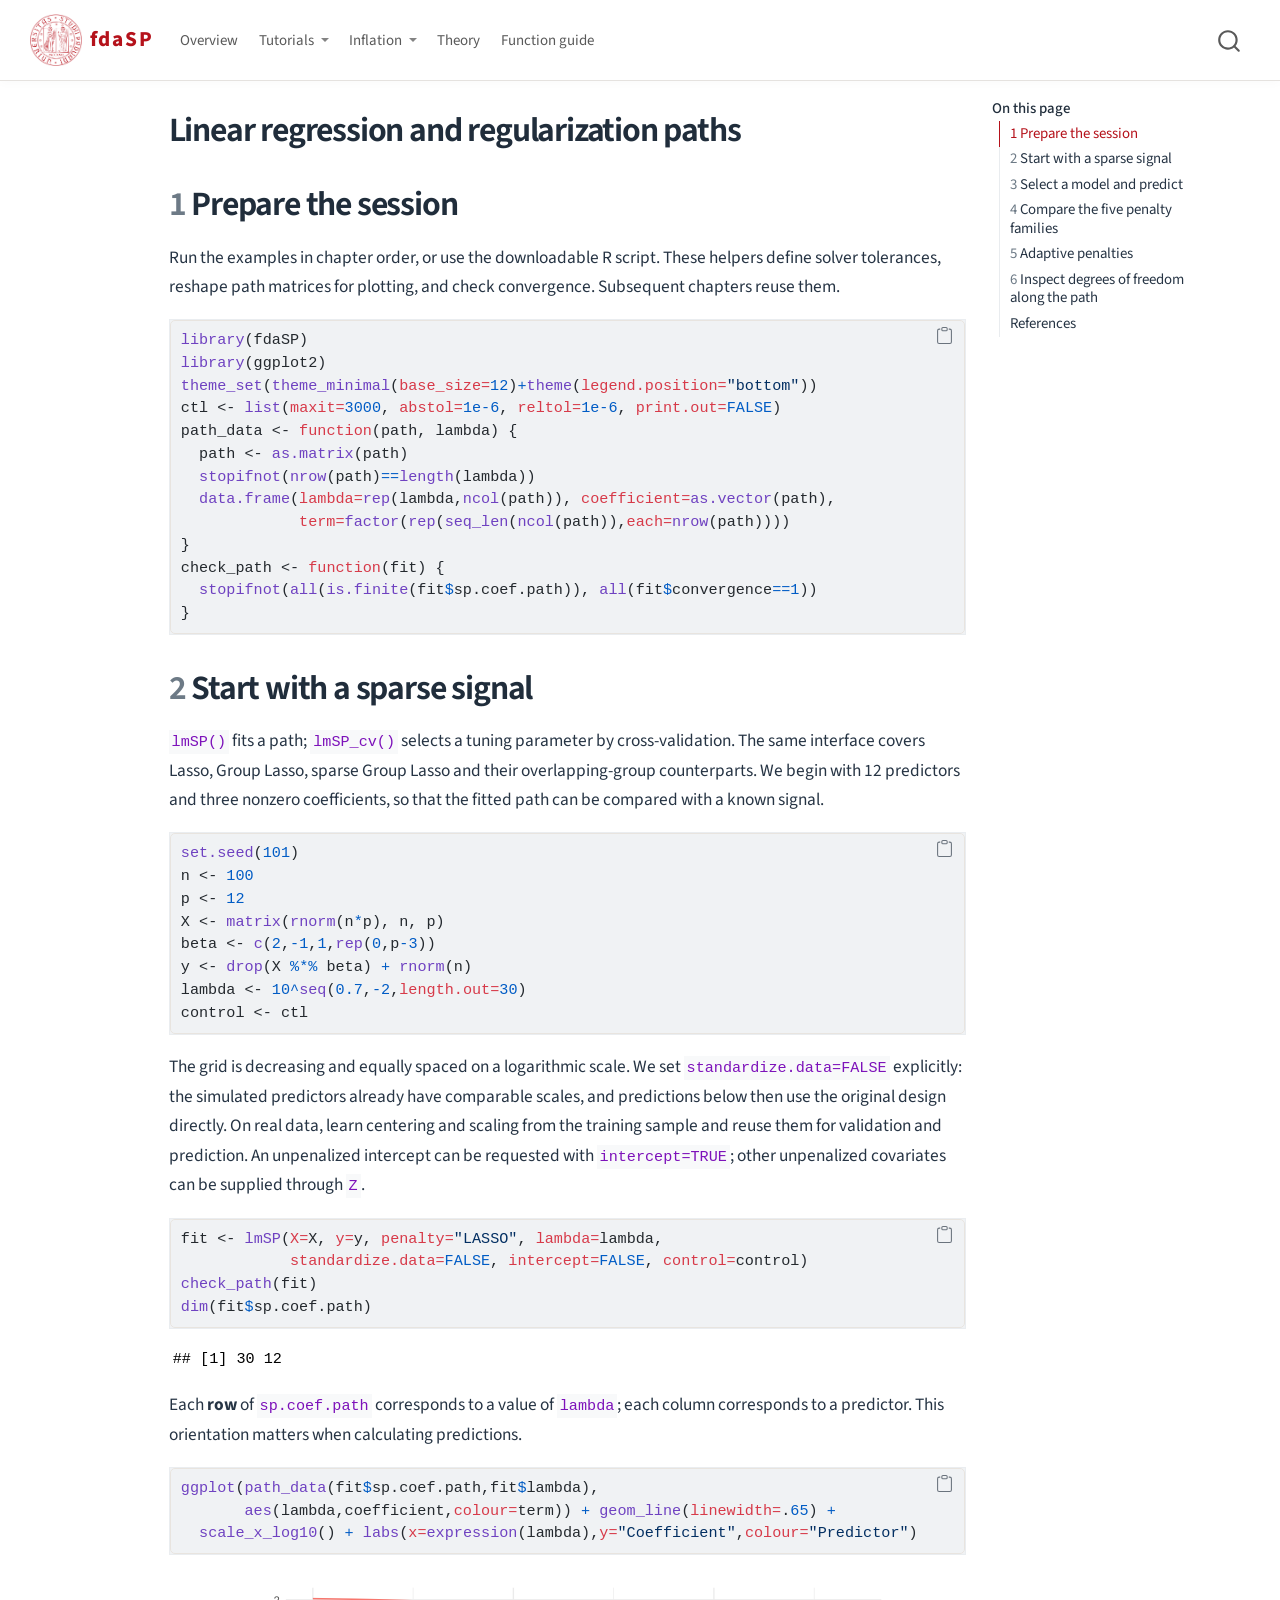
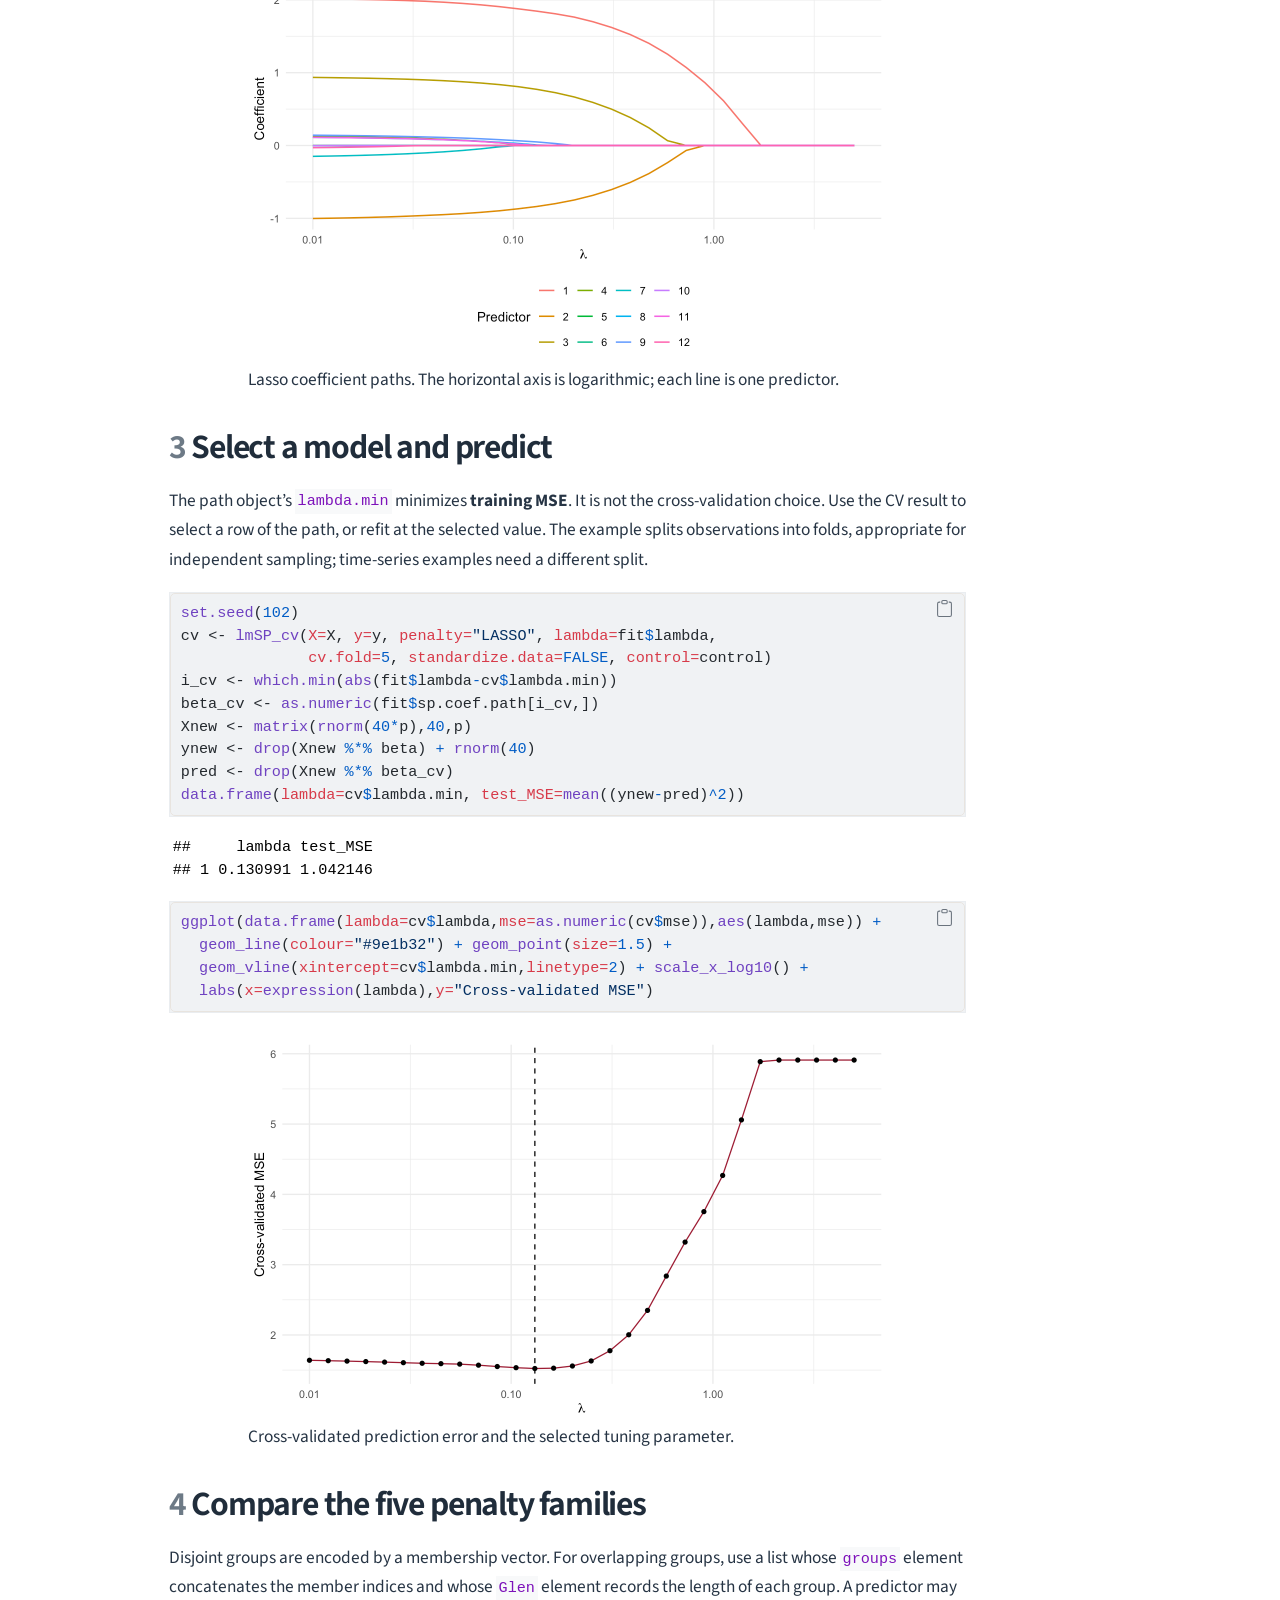
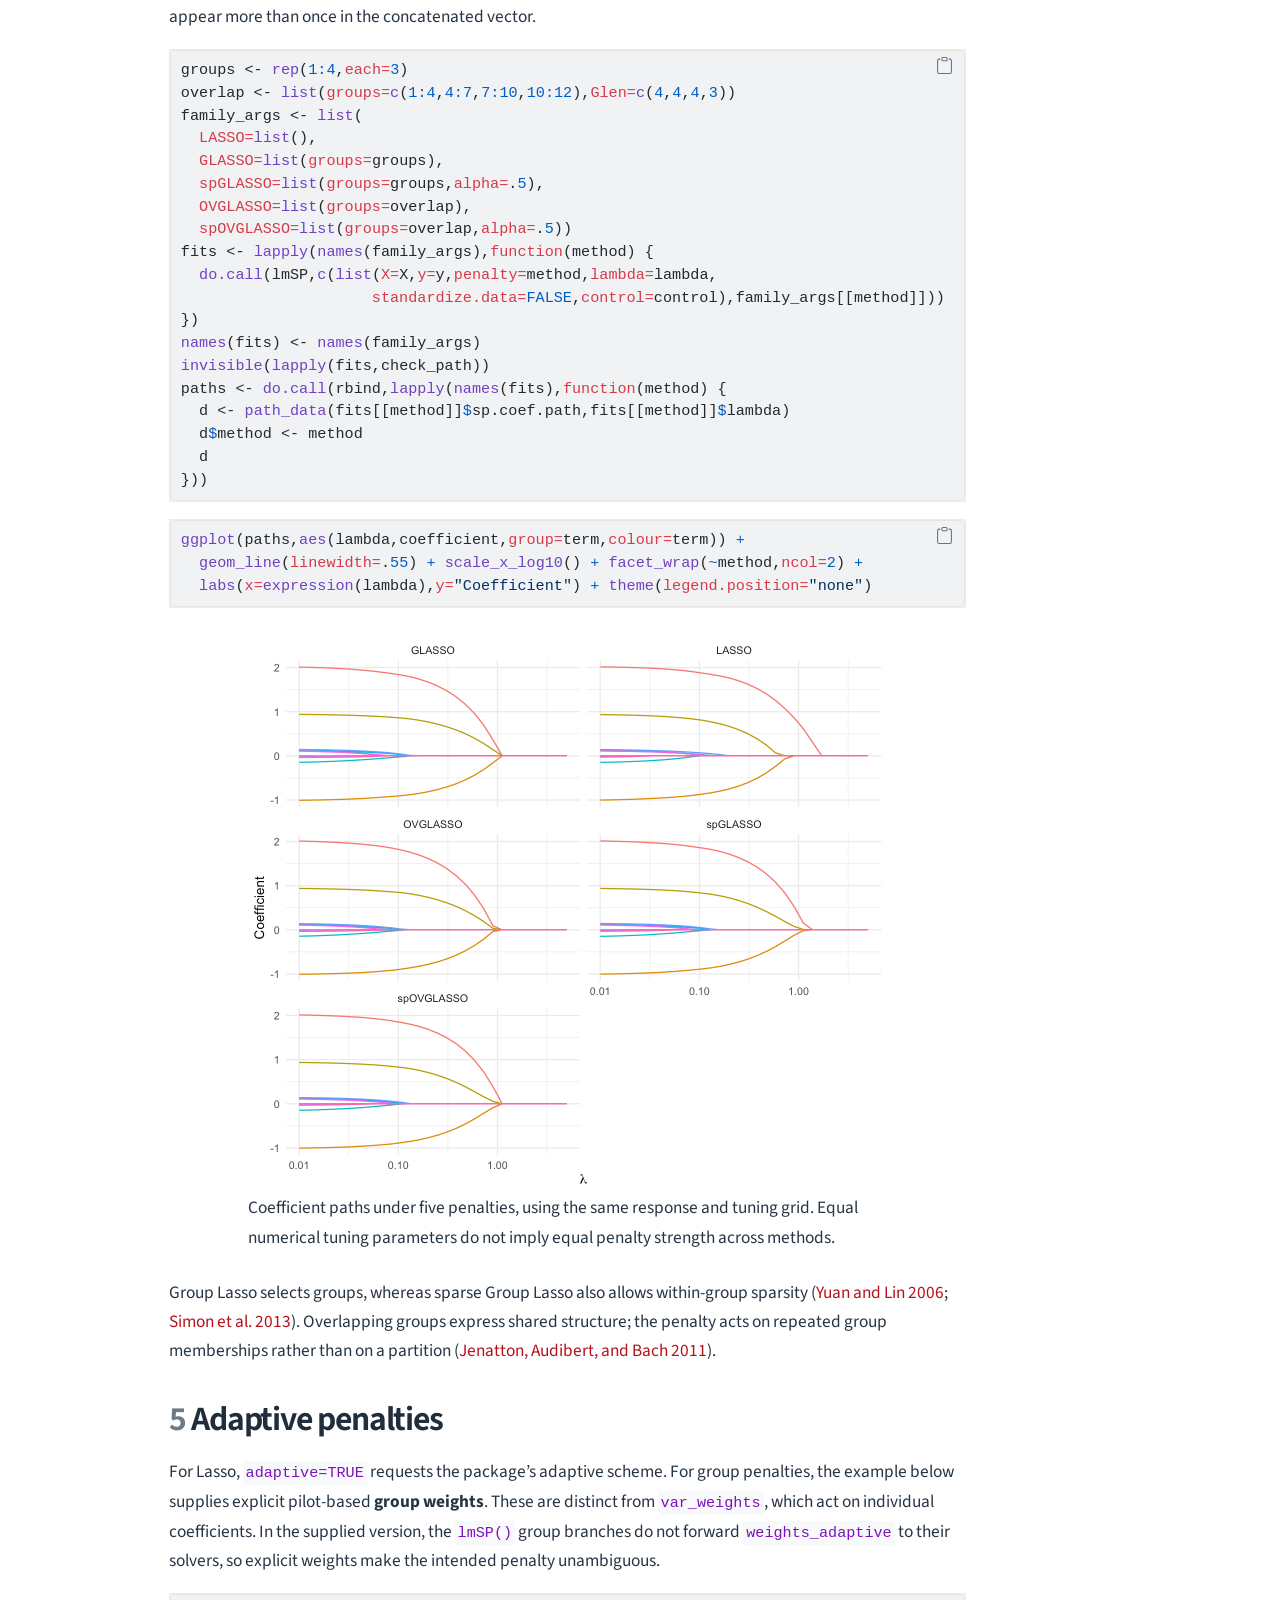
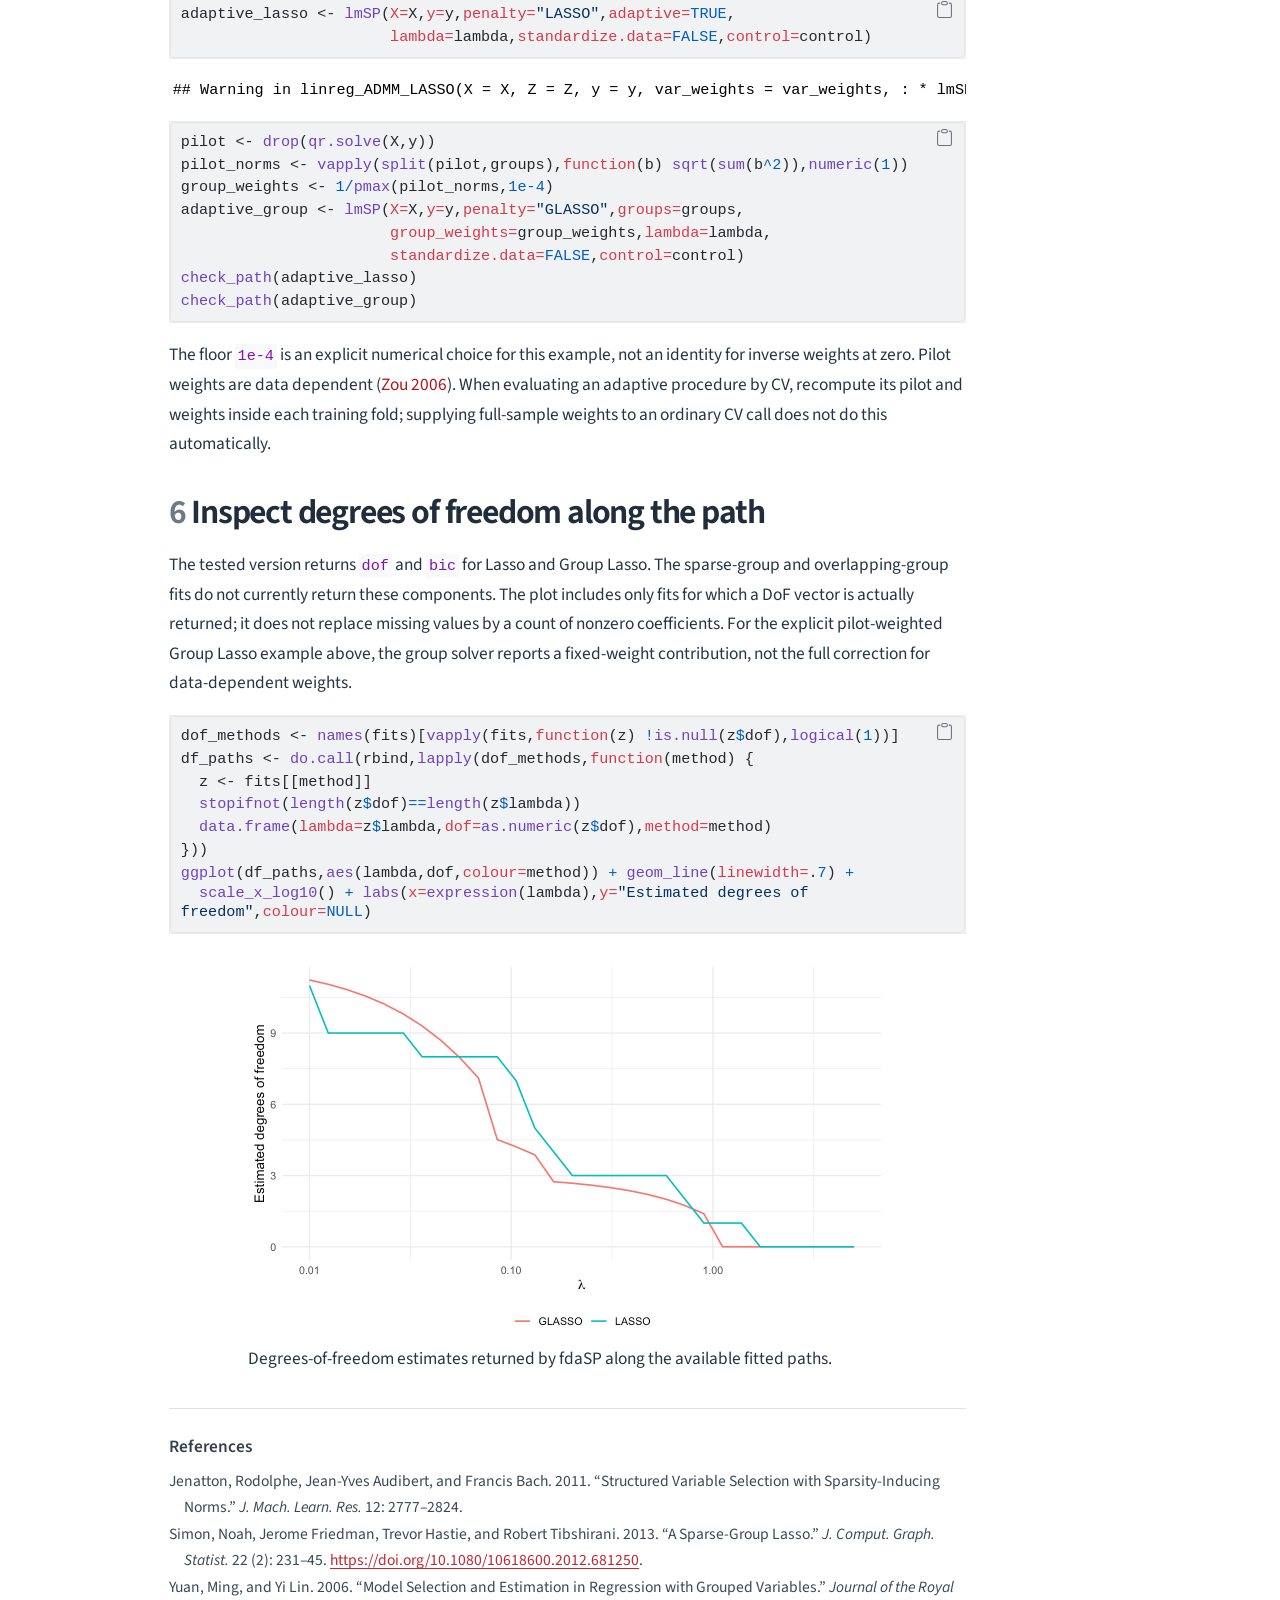
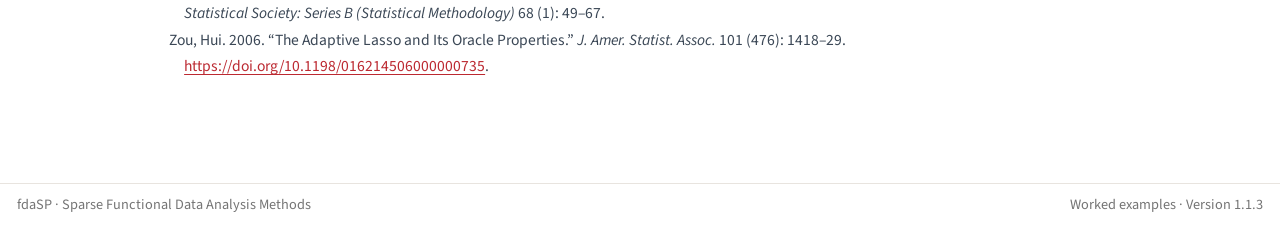
<file: docs/linear.html>
<!DOCTYPE html>
<html xmlns="http://www.w3.org/1999/xhtml" lang="en" xml:lang="en"><head>

<meta charset="utf-8">
<meta name="generator" content="quarto-1.7.32">

<meta name="viewport" content="width=device-width, initial-scale=1.0, user-scalable=yes">


<title>Linear regression and regularization paths – fdaSP</title>
<style>
code{white-space: pre-wrap;}
span.smallcaps{font-variant: small-caps;}
div.columns{display: flex; gap: min(4vw, 1.5em);}
div.column{flex: auto; overflow-x: auto;}
div.hanging-indent{margin-left: 1.5em; text-indent: -1.5em;}
ul.task-list{list-style: none;}
ul.task-list li input[type="checkbox"] {
  width: 0.8em;
  margin: 0 0.8em 0.2em -1em; /* quarto-specific, see https://github.com/quarto-dev/quarto-cli/issues/4556 */ 
  vertical-align: middle;
}
/* CSS for syntax highlighting */
html { -webkit-text-size-adjust: 100%; }
pre > code.sourceCode { white-space: pre; position: relative; }
pre > code.sourceCode > span { display: inline-block; line-height: 1.25; }
pre > code.sourceCode > span:empty { height: 1.2em; }
.sourceCode { overflow: visible; }
code.sourceCode > span { color: inherit; text-decoration: inherit; }
div.sourceCode { margin: 1em 0; }
pre.sourceCode { margin: 0; }
@media screen {
div.sourceCode { overflow: auto; }
}
@media print {
pre > code.sourceCode { white-space: pre-wrap; }
pre > code.sourceCode > span { text-indent: -5em; padding-left: 5em; }
}
pre.numberSource code
  { counter-reset: source-line 0; }
pre.numberSource code > span
  { position: relative; left: -4em; counter-increment: source-line; }
pre.numberSource code > span > a:first-child::before
  { content: counter(source-line);
    position: relative; left: -1em; text-align: right; vertical-align: baseline;
    border: none; display: inline-block;
    -webkit-touch-callout: none; -webkit-user-select: none;
    -khtml-user-select: none; -moz-user-select: none;
    -ms-user-select: none; user-select: none;
    padding: 0 4px; width: 4em;
  }
pre.numberSource { margin-left: 3em;  padding-left: 4px; }
div.sourceCode
  {   }
@media screen {
pre > code.sourceCode > span > a:first-child::before { text-decoration: underline; }
}
/* CSS for citations */
div.csl-bib-body { }
div.csl-entry {
  clear: both;
  margin-bottom: 0em;
}
.hanging-indent div.csl-entry {
  margin-left:2em;
  text-indent:-2em;
}
div.csl-left-margin {
  min-width:2em;
  float:left;
}
div.csl-right-inline {
  margin-left:2em;
  padding-left:1em;
}
div.csl-indent {
  margin-left: 2em;
}</style>


<script src="site_libs/quarto-nav/quarto-nav.js"></script>
<script src="site_libs/quarto-nav/headroom.min.js"></script>
<script src="site_libs/clipboard/clipboard.min.js"></script>
<script src="site_libs/quarto-search/autocomplete.umd.js"></script>
<script src="site_libs/quarto-search/fuse.min.js"></script>
<script src="site_libs/quarto-search/quarto-search.js"></script>
<meta name="quarto:offset" content="./">
<link href="./assets/unipd-seal.png" rel="icon" type="image/png">
<script src="site_libs/quarto-html/quarto.js" type="module"></script>
<script src="site_libs/quarto-html/tabsets/tabsets.js" type="module"></script>
<script src="site_libs/quarto-html/popper.min.js"></script>
<script src="site_libs/quarto-html/tippy.umd.min.js"></script>
<script src="site_libs/quarto-html/anchor.min.js"></script>
<link href="site_libs/quarto-html/tippy.css" rel="stylesheet">
<link href="site_libs/quarto-html/quarto-syntax-highlighting-234273d1456647dabc34a594ac50e507.css" rel="stylesheet" id="quarto-text-highlighting-styles">
<script src="site_libs/bootstrap/bootstrap.min.js"></script>
<link href="site_libs/bootstrap/bootstrap-icons.css" rel="stylesheet">
<link href="site_libs/bootstrap/bootstrap-3aba38651184ee82a9c65464af710223.min.css" rel="stylesheet" append-hash="true" id="quarto-bootstrap" data-mode="light">
<script id="quarto-search-options" type="application/json">{
  "location": "navbar",
  "copy-button": false,
  "collapse-after": 3,
  "panel-placement": "end",
  "type": "overlay",
  "limit": 50,
  "keyboard-shortcut": [
    "f",
    "/",
    "s"
  ],
  "show-item-context": false,
  "language": {
    "search-no-results-text": "No results",
    "search-matching-documents-text": "matching documents",
    "search-copy-link-title": "Copy link to search",
    "search-hide-matches-text": "Hide additional matches",
    "search-more-match-text": "more match in this document",
    "search-more-matches-text": "more matches in this document",
    "search-clear-button-title": "Clear",
    "search-text-placeholder": "",
    "search-detached-cancel-button-title": "Cancel",
    "search-submit-button-title": "Submit",
    "search-label": "Search"
  }
}</script>


<link rel="stylesheet" href="assets/styles.css">
</head>

<body class="nav-fixed quarto-light">

<div id="quarto-search-results"></div>
  <header id="quarto-header" class="headroom fixed-top">
    <nav class="navbar navbar-expand-lg " data-bs-theme="dark">
      <div class="navbar-container container-fluid">
      <div class="navbar-brand-container mx-auto">
    <a href="./index.html" class="navbar-brand navbar-brand-logo">
    <img src="./assets/unipd-seal.png" alt="University of Padua seal" class="navbar-logo">
    </a>
    <a class="navbar-brand" href="./index.html">
    <span class="navbar-title">fdaSP</span>
    </a>
  </div>
            <div id="quarto-search" class="" title="Search"></div>
          <button class="navbar-toggler" type="button" data-bs-toggle="collapse" data-bs-target="#navbarCollapse" aria-controls="navbarCollapse" role="menu" aria-expanded="false" aria-label="Toggle navigation" onclick="if (window.quartoToggleHeadroom) { window.quartoToggleHeadroom(); }">
  <span class="navbar-toggler-icon"></span>
</button>
          <div class="collapse navbar-collapse" id="navbarCollapse">
            <ul class="navbar-nav navbar-nav-scroll me-auto">
  <li class="nav-item">
    <a class="nav-link" href="./index.html"> 
<span class="menu-text">Overview</span></a>
  </li>  
  <li class="nav-item dropdown ">
    <a class="nav-link dropdown-toggle" href="#" id="nav-menu-tutorials" role="link" data-bs-toggle="dropdown" aria-expanded="false">
 <span class="menu-text">Tutorials</span>
    </a>
    <ul class="dropdown-menu" aria-labelledby="nav-menu-tutorials">    
        <li>
    <a class="dropdown-item" href="./linear.html">
 <span class="dropdown-text">Linear regression</span></a>
  </li>  
        <li>
    <a class="dropdown-item" href="./scalar-function.html">
 <span class="dropdown-text">Scalar-on-function</span></a>
  </li>  
        <li>
    <a class="dropdown-item" href="./function-function.html">
 <span class="dropdown-text">Function-on-function</span></a>
  </li>  
    </ul>
  </li>
  <li class="nav-item dropdown ">
    <a class="nav-link dropdown-toggle" href="#" id="nav-menu-inflation" role="link" data-bs-toggle="dropdown" aria-expanded="false">
 <span class="menu-text">Inflation</span>
    </a>
    <ul class="dropdown-menu" aria-labelledby="nav-menu-inflation">    
        <li>
    <a class="dropdown-item" href="./inflation-comparisons.html">
 <span class="dropdown-text">Complete original analysis</span></a>
  </li>  
        <li>
    <a class="dropdown-item" href="./inflation.html">
 <span class="dropdown-text">Chronological validation</span></a>
  </li>  
    </ul>
  </li>
  <li class="nav-item">
    <a class="nav-link" href="./theory.html"> 
<span class="menu-text">Theory</span></a>
  </li>  
  <li class="nav-item">
    <a class="nav-link" href="./reference.html"> 
<span class="menu-text">Function guide</span></a>
  </li>  
</ul>
          </div> <!-- /navcollapse -->
            <div class="quarto-navbar-tools">
</div>
      </div> <!-- /container-fluid -->
    </nav>
</header>
<!-- content -->
<div id="quarto-content" class="quarto-container page-columns page-rows-contents page-layout-article page-navbar">
<!-- sidebar -->
<!-- margin-sidebar -->
    <div id="quarto-margin-sidebar" class="sidebar margin-sidebar">
        <nav id="TOC" role="doc-toc" class="toc-active">
    <h2 id="toc-title">On this page</h2>
   
  <ul>
  <li><a href="#prepare-the-session" id="toc-prepare-the-session" class="nav-link active" data-scroll-target="#prepare-the-session"><span class="header-section-number">1</span> Prepare the session</a></li>
  <li><a href="#start-with-a-sparse-signal" id="toc-start-with-a-sparse-signal" class="nav-link" data-scroll-target="#start-with-a-sparse-signal"><span class="header-section-number">2</span> Start with a sparse signal</a></li>
  <li><a href="#select-a-model-and-predict" id="toc-select-a-model-and-predict" class="nav-link" data-scroll-target="#select-a-model-and-predict"><span class="header-section-number">3</span> Select a model and predict</a></li>
  <li><a href="#compare-the-five-penalty-families" id="toc-compare-the-five-penalty-families" class="nav-link" data-scroll-target="#compare-the-five-penalty-families"><span class="header-section-number">4</span> Compare the five penalty families</a></li>
  <li><a href="#adaptive-penalties" id="toc-adaptive-penalties" class="nav-link" data-scroll-target="#adaptive-penalties"><span class="header-section-number">5</span> Adaptive penalties</a></li>
  <li><a href="#inspect-degrees-of-freedom-along-the-path" id="toc-inspect-degrees-of-freedom-along-the-path" class="nav-link" data-scroll-target="#inspect-degrees-of-freedom-along-the-path"><span class="header-section-number">6</span> Inspect degrees of freedom along the path</a></li>
  <li><a href="#references" id="toc-references" class="nav-link" data-scroll-target="#references">References</a></li>
  </ul>
</nav>
    </div>
<!-- main -->
<main class="content" id="quarto-document-content">

<header id="title-block-header" class="quarto-title-block default">
<div class="quarto-title">
<h1 class="title">Linear regression and regularization paths</h1>
</div>



<div class="quarto-title-meta">

    
  
    
  </div>
  


</header>


<!-- Generato da chapters/linear.Rmd: modificare quel file, poi source("build.R"). -->
<section id="prepare-the-session" class="level1" data-number="1">
<h1 data-number="1"><span class="header-section-number">1</span> Prepare the session</h1>
<p>Run the examples in chapter order, or use the downloadable R script. These helpers define solver tolerances, reshape path matrices for plotting, and check convergence. Subsequent chapters reuse them.</p>
<div class="sourceCode" id="cb1"><pre class="sourceCode r code-with-copy"><code class="sourceCode r"><span id="cb1-1"><a href="#cb1-1" aria-hidden="true" tabindex="-1"></a><span class="fu">library</span>(fdaSP)</span>
<span id="cb1-2"><a href="#cb1-2" aria-hidden="true" tabindex="-1"></a><span class="fu">library</span>(ggplot2)</span>
<span id="cb1-3"><a href="#cb1-3" aria-hidden="true" tabindex="-1"></a><span class="fu">theme_set</span>(<span class="fu">theme_minimal</span>(<span class="at">base_size=</span><span class="dv">12</span>)<span class="sc">+</span><span class="fu">theme</span>(<span class="at">legend.position=</span><span class="st">"bottom"</span>))</span>
<span id="cb1-4"><a href="#cb1-4" aria-hidden="true" tabindex="-1"></a>ctl <span class="ot">&lt;-</span> <span class="fu">list</span>(<span class="at">maxit=</span><span class="dv">3000</span>, <span class="at">abstol=</span><span class="fl">1e-6</span>, <span class="at">reltol=</span><span class="fl">1e-6</span>, <span class="at">print.out=</span><span class="cn">FALSE</span>)</span>
<span id="cb1-5"><a href="#cb1-5" aria-hidden="true" tabindex="-1"></a>path_data <span class="ot">&lt;-</span> <span class="cf">function</span>(path, lambda) {</span>
<span id="cb1-6"><a href="#cb1-6" aria-hidden="true" tabindex="-1"></a>  path <span class="ot">&lt;-</span> <span class="fu">as.matrix</span>(path)</span>
<span id="cb1-7"><a href="#cb1-7" aria-hidden="true" tabindex="-1"></a>  <span class="fu">stopifnot</span>(<span class="fu">nrow</span>(path)<span class="sc">==</span><span class="fu">length</span>(lambda))</span>
<span id="cb1-8"><a href="#cb1-8" aria-hidden="true" tabindex="-1"></a>  <span class="fu">data.frame</span>(<span class="at">lambda=</span><span class="fu">rep</span>(lambda,<span class="fu">ncol</span>(path)), <span class="at">coefficient=</span><span class="fu">as.vector</span>(path),</span>
<span id="cb1-9"><a href="#cb1-9" aria-hidden="true" tabindex="-1"></a>             <span class="at">term=</span><span class="fu">factor</span>(<span class="fu">rep</span>(<span class="fu">seq_len</span>(<span class="fu">ncol</span>(path)),<span class="at">each=</span><span class="fu">nrow</span>(path))))</span>
<span id="cb1-10"><a href="#cb1-10" aria-hidden="true" tabindex="-1"></a>}</span>
<span id="cb1-11"><a href="#cb1-11" aria-hidden="true" tabindex="-1"></a>check_path <span class="ot">&lt;-</span> <span class="cf">function</span>(fit) {</span>
<span id="cb1-12"><a href="#cb1-12" aria-hidden="true" tabindex="-1"></a>  <span class="fu">stopifnot</span>(<span class="fu">all</span>(<span class="fu">is.finite</span>(fit<span class="sc">$</span>sp.coef.path)), <span class="fu">all</span>(fit<span class="sc">$</span>convergence<span class="sc">==</span><span class="dv">1</span>))</span>
<span id="cb1-13"><a href="#cb1-13" aria-hidden="true" tabindex="-1"></a>}</span></code><button title="Copy to Clipboard" class="code-copy-button"><i class="bi"></i></button></pre></div>
</section>
<section id="start-with-a-sparse-signal" class="level1" data-number="2">
<h1 data-number="2"><span class="header-section-number">2</span> Start with a sparse signal</h1>
<p><code>lmSP()</code> fits a path; <code>lmSP_cv()</code> selects a tuning parameter by cross-validation. The same interface covers Lasso, Group Lasso, sparse Group Lasso and their overlapping-group counterparts. We begin with 12 predictors and three nonzero coefficients, so that the fitted path can be compared with a known signal.</p>
<div class="sourceCode" id="cb2"><pre class="sourceCode r code-with-copy"><code class="sourceCode r"><span id="cb2-1"><a href="#cb2-1" aria-hidden="true" tabindex="-1"></a><span class="fu">set.seed</span>(<span class="dv">101</span>)</span>
<span id="cb2-2"><a href="#cb2-2" aria-hidden="true" tabindex="-1"></a>n <span class="ot">&lt;-</span> <span class="dv">100</span></span>
<span id="cb2-3"><a href="#cb2-3" aria-hidden="true" tabindex="-1"></a>p <span class="ot">&lt;-</span> <span class="dv">12</span></span>
<span id="cb2-4"><a href="#cb2-4" aria-hidden="true" tabindex="-1"></a>X <span class="ot">&lt;-</span> <span class="fu">matrix</span>(<span class="fu">rnorm</span>(n<span class="sc">*</span>p), n, p)</span>
<span id="cb2-5"><a href="#cb2-5" aria-hidden="true" tabindex="-1"></a>beta <span class="ot">&lt;-</span> <span class="fu">c</span>(<span class="dv">2</span>,<span class="sc">-</span><span class="dv">1</span>,<span class="dv">1</span>,<span class="fu">rep</span>(<span class="dv">0</span>,p<span class="dv">-3</span>))</span>
<span id="cb2-6"><a href="#cb2-6" aria-hidden="true" tabindex="-1"></a>y <span class="ot">&lt;-</span> <span class="fu">drop</span>(X <span class="sc">%*%</span> beta) <span class="sc">+</span> <span class="fu">rnorm</span>(n)</span>
<span id="cb2-7"><a href="#cb2-7" aria-hidden="true" tabindex="-1"></a>lambda <span class="ot">&lt;-</span> <span class="dv">10</span><span class="sc">^</span><span class="fu">seq</span>(<span class="fl">0.7</span>,<span class="sc">-</span><span class="dv">2</span>,<span class="at">length.out=</span><span class="dv">30</span>)</span>
<span id="cb2-8"><a href="#cb2-8" aria-hidden="true" tabindex="-1"></a>control <span class="ot">&lt;-</span> ctl</span></code><button title="Copy to Clipboard" class="code-copy-button"><i class="bi"></i></button></pre></div>
<p>The grid is decreasing and equally spaced on a logarithmic scale. We set <code>standardize.data=FALSE</code> explicitly: the simulated predictors already have comparable scales, and predictions below then use the original design directly. On real data, learn centering and scaling from the training sample and reuse them for validation and prediction. An unpenalized intercept can be requested with <code>intercept=TRUE</code>; other unpenalized covariates can be supplied through <code>Z</code>.</p>
<div class="sourceCode" id="cb3"><pre class="sourceCode r code-with-copy"><code class="sourceCode r"><span id="cb3-1"><a href="#cb3-1" aria-hidden="true" tabindex="-1"></a>fit <span class="ot">&lt;-</span> <span class="fu">lmSP</span>(<span class="at">X=</span>X, <span class="at">y=</span>y, <span class="at">penalty=</span><span class="st">"LASSO"</span>, <span class="at">lambda=</span>lambda,</span>
<span id="cb3-2"><a href="#cb3-2" aria-hidden="true" tabindex="-1"></a>            <span class="at">standardize.data=</span><span class="cn">FALSE</span>, <span class="at">intercept=</span><span class="cn">FALSE</span>, <span class="at">control=</span>control)</span>
<span id="cb3-3"><a href="#cb3-3" aria-hidden="true" tabindex="-1"></a><span class="fu">check_path</span>(fit)</span>
<span id="cb3-4"><a href="#cb3-4" aria-hidden="true" tabindex="-1"></a><span class="fu">dim</span>(fit<span class="sc">$</span>sp.coef.path)</span></code><button title="Copy to Clipboard" class="code-copy-button"><i class="bi"></i></button></pre></div>
<pre><code>## [1] 30 12</code></pre>
<p>Each <strong>row</strong> of <code>sp.coef.path</code> corresponds to a value of <code>lambda</code>; each column corresponds to a predictor. This orientation matters when calculating predictions.</p>
<div class="sourceCode" id="cb5"><pre class="sourceCode r code-with-copy"><code class="sourceCode r"><span id="cb5-1"><a href="#cb5-1" aria-hidden="true" tabindex="-1"></a><span class="fu">ggplot</span>(<span class="fu">path_data</span>(fit<span class="sc">$</span>sp.coef.path,fit<span class="sc">$</span>lambda),</span>
<span id="cb5-2"><a href="#cb5-2" aria-hidden="true" tabindex="-1"></a>       <span class="fu">aes</span>(lambda,coefficient,<span class="at">colour=</span>term)) <span class="sc">+</span> <span class="fu">geom_line</span>(<span class="at">linewidth=</span>.<span class="dv">65</span>) <span class="sc">+</span></span>
<span id="cb5-3"><a href="#cb5-3" aria-hidden="true" tabindex="-1"></a>  <span class="fu">scale_x_log10</span>() <span class="sc">+</span> <span class="fu">labs</span>(<span class="at">x=</span><span class="fu">expression</span>(lambda),<span class="at">y=</span><span class="st">"Coefficient"</span>,<span class="at">colour=</span><span class="st">"Predictor"</span>)</span></code><button title="Copy to Clipboard" class="code-copy-button"><i class="bi"></i></button></pre></div>
<div class="figure" style="text-align: center">
<img src="fdasp-guide_files/figure-html/linear-path-1.png" alt="Lasso coefficient paths. The horizontal axis is logarithmic; each line is one predictor." width="100%">
<p class="caption">
Lasso coefficient paths. The horizontal axis is logarithmic; each line is one predictor.
</p>
</div>
</section>
<section id="select-a-model-and-predict" class="level1" data-number="3">
<h1 data-number="3"><span class="header-section-number">3</span> Select a model and predict</h1>
<p>The path object’s <code>lambda.min</code> minimizes <strong>training MSE</strong>. It is not the cross-validation choice. Use the CV result to select a row of the path, or refit at the selected value. The example splits observations into folds, appropriate for independent sampling; time-series examples need a different split.</p>
<div class="sourceCode" id="cb6"><pre class="sourceCode r code-with-copy"><code class="sourceCode r"><span id="cb6-1"><a href="#cb6-1" aria-hidden="true" tabindex="-1"></a><span class="fu">set.seed</span>(<span class="dv">102</span>)</span>
<span id="cb6-2"><a href="#cb6-2" aria-hidden="true" tabindex="-1"></a>cv <span class="ot">&lt;-</span> <span class="fu">lmSP_cv</span>(<span class="at">X=</span>X, <span class="at">y=</span>y, <span class="at">penalty=</span><span class="st">"LASSO"</span>, <span class="at">lambda=</span>fit<span class="sc">$</span>lambda,</span>
<span id="cb6-3"><a href="#cb6-3" aria-hidden="true" tabindex="-1"></a>              <span class="at">cv.fold=</span><span class="dv">5</span>, <span class="at">standardize.data=</span><span class="cn">FALSE</span>, <span class="at">control=</span>control)</span>
<span id="cb6-4"><a href="#cb6-4" aria-hidden="true" tabindex="-1"></a>i_cv <span class="ot">&lt;-</span> <span class="fu">which.min</span>(<span class="fu">abs</span>(fit<span class="sc">$</span>lambda<span class="sc">-</span>cv<span class="sc">$</span>lambda.min))</span>
<span id="cb6-5"><a href="#cb6-5" aria-hidden="true" tabindex="-1"></a>beta_cv <span class="ot">&lt;-</span> <span class="fu">as.numeric</span>(fit<span class="sc">$</span>sp.coef.path[i_cv,])</span>
<span id="cb6-6"><a href="#cb6-6" aria-hidden="true" tabindex="-1"></a>Xnew <span class="ot">&lt;-</span> <span class="fu">matrix</span>(<span class="fu">rnorm</span>(<span class="dv">40</span><span class="sc">*</span>p),<span class="dv">40</span>,p)</span>
<span id="cb6-7"><a href="#cb6-7" aria-hidden="true" tabindex="-1"></a>ynew <span class="ot">&lt;-</span> <span class="fu">drop</span>(Xnew <span class="sc">%*%</span> beta) <span class="sc">+</span> <span class="fu">rnorm</span>(<span class="dv">40</span>)</span>
<span id="cb6-8"><a href="#cb6-8" aria-hidden="true" tabindex="-1"></a>pred <span class="ot">&lt;-</span> <span class="fu">drop</span>(Xnew <span class="sc">%*%</span> beta_cv)</span>
<span id="cb6-9"><a href="#cb6-9" aria-hidden="true" tabindex="-1"></a><span class="fu">data.frame</span>(<span class="at">lambda=</span>cv<span class="sc">$</span>lambda.min, <span class="at">test_MSE=</span><span class="fu">mean</span>((ynew<span class="sc">-</span>pred)<span class="sc">^</span><span class="dv">2</span>))</span></code><button title="Copy to Clipboard" class="code-copy-button"><i class="bi"></i></button></pre></div>
<pre><code>##     lambda test_MSE
## 1 0.130991 1.042146</code></pre>
<div class="sourceCode" id="cb8"><pre class="sourceCode r code-with-copy"><code class="sourceCode r"><span id="cb8-1"><a href="#cb8-1" aria-hidden="true" tabindex="-1"></a><span class="fu">ggplot</span>(<span class="fu">data.frame</span>(<span class="at">lambda=</span>cv<span class="sc">$</span>lambda,<span class="at">mse=</span><span class="fu">as.numeric</span>(cv<span class="sc">$</span>mse)),<span class="fu">aes</span>(lambda,mse)) <span class="sc">+</span></span>
<span id="cb8-2"><a href="#cb8-2" aria-hidden="true" tabindex="-1"></a>  <span class="fu">geom_line</span>(<span class="at">colour=</span><span class="st">"#9e1b32"</span>) <span class="sc">+</span> <span class="fu">geom_point</span>(<span class="at">size=</span><span class="fl">1.5</span>) <span class="sc">+</span></span>
<span id="cb8-3"><a href="#cb8-3" aria-hidden="true" tabindex="-1"></a>  <span class="fu">geom_vline</span>(<span class="at">xintercept=</span>cv<span class="sc">$</span>lambda.min,<span class="at">linetype=</span><span class="dv">2</span>) <span class="sc">+</span> <span class="fu">scale_x_log10</span>() <span class="sc">+</span></span>
<span id="cb8-4"><a href="#cb8-4" aria-hidden="true" tabindex="-1"></a>  <span class="fu">labs</span>(<span class="at">x=</span><span class="fu">expression</span>(lambda),<span class="at">y=</span><span class="st">"Cross-validated MSE"</span>)</span></code><button title="Copy to Clipboard" class="code-copy-button"><i class="bi"></i></button></pre></div>
<div class="figure" style="text-align: center">
<img src="fdasp-guide_files/figure-html/linear-cv-plot-1.png" alt="Cross-validated prediction error and the selected tuning parameter." width="100%">
<p class="caption">
Cross-validated prediction error and the selected tuning parameter.
</p>
</div>
</section>
<section id="compare-the-five-penalty-families" class="level1" data-number="4">
<h1 data-number="4"><span class="header-section-number">4</span> Compare the five penalty families</h1>
<p>Disjoint groups are encoded by a membership vector. For overlapping groups, use a list whose <code>groups</code> element concatenates the member indices and whose <code>Glen</code> element records the length of each group. A predictor may appear more than once in the concatenated vector.</p>
<div class="sourceCode" id="cb9"><pre class="sourceCode r code-with-copy"><code class="sourceCode r"><span id="cb9-1"><a href="#cb9-1" aria-hidden="true" tabindex="-1"></a>groups <span class="ot">&lt;-</span> <span class="fu">rep</span>(<span class="dv">1</span><span class="sc">:</span><span class="dv">4</span>,<span class="at">each=</span><span class="dv">3</span>)</span>
<span id="cb9-2"><a href="#cb9-2" aria-hidden="true" tabindex="-1"></a>overlap <span class="ot">&lt;-</span> <span class="fu">list</span>(<span class="at">groups=</span><span class="fu">c</span>(<span class="dv">1</span><span class="sc">:</span><span class="dv">4</span>,<span class="dv">4</span><span class="sc">:</span><span class="dv">7</span>,<span class="dv">7</span><span class="sc">:</span><span class="dv">10</span>,<span class="dv">10</span><span class="sc">:</span><span class="dv">12</span>),<span class="at">Glen=</span><span class="fu">c</span>(<span class="dv">4</span>,<span class="dv">4</span>,<span class="dv">4</span>,<span class="dv">3</span>))</span>
<span id="cb9-3"><a href="#cb9-3" aria-hidden="true" tabindex="-1"></a>family_args <span class="ot">&lt;-</span> <span class="fu">list</span>(</span>
<span id="cb9-4"><a href="#cb9-4" aria-hidden="true" tabindex="-1"></a>  <span class="at">LASSO=</span><span class="fu">list</span>(),</span>
<span id="cb9-5"><a href="#cb9-5" aria-hidden="true" tabindex="-1"></a>  <span class="at">GLASSO=</span><span class="fu">list</span>(<span class="at">groups=</span>groups),</span>
<span id="cb9-6"><a href="#cb9-6" aria-hidden="true" tabindex="-1"></a>  <span class="at">spGLASSO=</span><span class="fu">list</span>(<span class="at">groups=</span>groups,<span class="at">alpha=</span>.<span class="dv">5</span>),</span>
<span id="cb9-7"><a href="#cb9-7" aria-hidden="true" tabindex="-1"></a>  <span class="at">OVGLASSO=</span><span class="fu">list</span>(<span class="at">groups=</span>overlap),</span>
<span id="cb9-8"><a href="#cb9-8" aria-hidden="true" tabindex="-1"></a>  <span class="at">spOVGLASSO=</span><span class="fu">list</span>(<span class="at">groups=</span>overlap,<span class="at">alpha=</span>.<span class="dv">5</span>))</span>
<span id="cb9-9"><a href="#cb9-9" aria-hidden="true" tabindex="-1"></a>fits <span class="ot">&lt;-</span> <span class="fu">lapply</span>(<span class="fu">names</span>(family_args),<span class="cf">function</span>(method) {</span>
<span id="cb9-10"><a href="#cb9-10" aria-hidden="true" tabindex="-1"></a>  <span class="fu">do.call</span>(lmSP,<span class="fu">c</span>(<span class="fu">list</span>(<span class="at">X=</span>X,<span class="at">y=</span>y,<span class="at">penalty=</span>method,<span class="at">lambda=</span>lambda,</span>
<span id="cb9-11"><a href="#cb9-11" aria-hidden="true" tabindex="-1"></a>                     <span class="at">standardize.data=</span><span class="cn">FALSE</span>,<span class="at">control=</span>control),family_args[[method]]))</span>
<span id="cb9-12"><a href="#cb9-12" aria-hidden="true" tabindex="-1"></a>})</span>
<span id="cb9-13"><a href="#cb9-13" aria-hidden="true" tabindex="-1"></a><span class="fu">names</span>(fits) <span class="ot">&lt;-</span> <span class="fu">names</span>(family_args)</span>
<span id="cb9-14"><a href="#cb9-14" aria-hidden="true" tabindex="-1"></a><span class="fu">invisible</span>(<span class="fu">lapply</span>(fits,check_path))</span>
<span id="cb9-15"><a href="#cb9-15" aria-hidden="true" tabindex="-1"></a>paths <span class="ot">&lt;-</span> <span class="fu">do.call</span>(rbind,<span class="fu">lapply</span>(<span class="fu">names</span>(fits),<span class="cf">function</span>(method) {</span>
<span id="cb9-16"><a href="#cb9-16" aria-hidden="true" tabindex="-1"></a>  d <span class="ot">&lt;-</span> <span class="fu">path_data</span>(fits[[method]]<span class="sc">$</span>sp.coef.path,fits[[method]]<span class="sc">$</span>lambda)</span>
<span id="cb9-17"><a href="#cb9-17" aria-hidden="true" tabindex="-1"></a>  d<span class="sc">$</span>method <span class="ot">&lt;-</span> method</span>
<span id="cb9-18"><a href="#cb9-18" aria-hidden="true" tabindex="-1"></a>  d</span>
<span id="cb9-19"><a href="#cb9-19" aria-hidden="true" tabindex="-1"></a>}))</span></code><button title="Copy to Clipboard" class="code-copy-button"><i class="bi"></i></button></pre></div>
<div class="sourceCode" id="cb10"><pre class="sourceCode r code-with-copy"><code class="sourceCode r"><span id="cb10-1"><a href="#cb10-1" aria-hidden="true" tabindex="-1"></a><span class="fu">ggplot</span>(paths,<span class="fu">aes</span>(lambda,coefficient,<span class="at">group=</span>term,<span class="at">colour=</span>term)) <span class="sc">+</span></span>
<span id="cb10-2"><a href="#cb10-2" aria-hidden="true" tabindex="-1"></a>  <span class="fu">geom_line</span>(<span class="at">linewidth=</span>.<span class="dv">55</span>) <span class="sc">+</span> <span class="fu">scale_x_log10</span>() <span class="sc">+</span> <span class="fu">facet_wrap</span>(<span class="sc">~</span>method,<span class="at">ncol=</span><span class="dv">2</span>) <span class="sc">+</span></span>
<span id="cb10-3"><a href="#cb10-3" aria-hidden="true" tabindex="-1"></a>  <span class="fu">labs</span>(<span class="at">x=</span><span class="fu">expression</span>(lambda),<span class="at">y=</span><span class="st">"Coefficient"</span>) <span class="sc">+</span> <span class="fu">theme</span>(<span class="at">legend.position=</span><span class="st">"none"</span>)</span></code><button title="Copy to Clipboard" class="code-copy-button"><i class="bi"></i></button></pre></div>
<div class="figure" style="text-align: center">
<img src="fdasp-guide_files/figure-html/penalty-paths-1.png" alt="Coefficient paths under five penalties, using the same response and tuning grid. Equal numerical tuning parameters do not imply equal penalty strength across methods." width="100%">
<p class="caption">
Coefficient paths under five penalties, using the same response and tuning grid. Equal numerical tuning parameters do not imply equal penalty strength across methods.
</p>
</div>
<p>Group Lasso selects groups, whereas sparse Group Lasso also allows within-group sparsity <span class="citation" data-cites="yuan_lin.2006 simon_etal.2013">(<a href="#ref-yuan_lin.2006" role="doc-biblioref">Yuan and Lin 2006</a>; <a href="#ref-simon_etal.2013" role="doc-biblioref">Simon et al. 2013</a>)</span>. Overlapping groups express shared structure; the penalty acts on repeated group memberships rather than on a partition <span class="citation" data-cites="jenatton_etal.2011">(<a href="#ref-jenatton_etal.2011" role="doc-biblioref">Jenatton, Audibert, and Bach 2011</a>)</span>.</p>
</section>
<section id="adaptive-penalties" class="level1" data-number="5">
<h1 data-number="5"><span class="header-section-number">5</span> Adaptive penalties</h1>
<p>For Lasso, <code>adaptive=TRUE</code> requests the package’s adaptive scheme. For group penalties, the example below supplies explicit pilot-based <strong>group weights</strong>. These are distinct from <code>var_weights</code>, which act on individual coefficients. In the supplied version, the <code>lmSP()</code> group branches do not forward <code>weights_adaptive</code> to their solvers, so explicit weights make the intended penalty unambiguous.</p>
<div class="sourceCode" id="cb11"><pre class="sourceCode r code-with-copy"><code class="sourceCode r"><span id="cb11-1"><a href="#cb11-1" aria-hidden="true" tabindex="-1"></a>adaptive_lasso <span class="ot">&lt;-</span> <span class="fu">lmSP</span>(<span class="at">X=</span>X,<span class="at">y=</span>y,<span class="at">penalty=</span><span class="st">"LASSO"</span>,<span class="at">adaptive=</span><span class="cn">TRUE</span>,</span>
<span id="cb11-2"><a href="#cb11-2" aria-hidden="true" tabindex="-1"></a>                       <span class="at">lambda=</span>lambda,<span class="at">standardize.data=</span><span class="cn">FALSE</span>,<span class="at">control=</span>control)</span></code><button title="Copy to Clipboard" class="code-copy-button"><i class="bi"></i></button></pre></div>
<pre><code>## Warning in linreg_ADMM_LASSO(X = X, Z = Z, y = y, var_weights = var_weights, : * lmSP : adaptive Lasso is running!</code></pre>
<div class="sourceCode" id="cb13"><pre class="sourceCode r code-with-copy"><code class="sourceCode r"><span id="cb13-1"><a href="#cb13-1" aria-hidden="true" tabindex="-1"></a>pilot <span class="ot">&lt;-</span> <span class="fu">drop</span>(<span class="fu">qr.solve</span>(X,y))</span>
<span id="cb13-2"><a href="#cb13-2" aria-hidden="true" tabindex="-1"></a>pilot_norms <span class="ot">&lt;-</span> <span class="fu">vapply</span>(<span class="fu">split</span>(pilot,groups),<span class="cf">function</span>(b) <span class="fu">sqrt</span>(<span class="fu">sum</span>(b<span class="sc">^</span><span class="dv">2</span>)),<span class="fu">numeric</span>(<span class="dv">1</span>))</span>
<span id="cb13-3"><a href="#cb13-3" aria-hidden="true" tabindex="-1"></a>group_weights <span class="ot">&lt;-</span> <span class="dv">1</span><span class="sc">/</span><span class="fu">pmax</span>(pilot_norms,<span class="fl">1e-4</span>)</span>
<span id="cb13-4"><a href="#cb13-4" aria-hidden="true" tabindex="-1"></a>adaptive_group <span class="ot">&lt;-</span> <span class="fu">lmSP</span>(<span class="at">X=</span>X,<span class="at">y=</span>y,<span class="at">penalty=</span><span class="st">"GLASSO"</span>,<span class="at">groups=</span>groups,</span>
<span id="cb13-5"><a href="#cb13-5" aria-hidden="true" tabindex="-1"></a>                       <span class="at">group_weights=</span>group_weights,<span class="at">lambda=</span>lambda,</span>
<span id="cb13-6"><a href="#cb13-6" aria-hidden="true" tabindex="-1"></a>                       <span class="at">standardize.data=</span><span class="cn">FALSE</span>,<span class="at">control=</span>control)</span>
<span id="cb13-7"><a href="#cb13-7" aria-hidden="true" tabindex="-1"></a><span class="fu">check_path</span>(adaptive_lasso)</span>
<span id="cb13-8"><a href="#cb13-8" aria-hidden="true" tabindex="-1"></a><span class="fu">check_path</span>(adaptive_group)</span></code><button title="Copy to Clipboard" class="code-copy-button"><i class="bi"></i></button></pre></div>
<p>The floor <code>1e-4</code> is an explicit numerical choice for this example, not an identity for inverse weights at zero. Pilot weights are data dependent <span class="citation" data-cites="zou.2006">(<a href="#ref-zou.2006" role="doc-biblioref">Zou 2006</a>)</span>. When evaluating an adaptive procedure by CV, recompute its pilot and weights inside each training fold; supplying full-sample weights to an ordinary CV call does not do this automatically.</p>
</section>
<section id="inspect-degrees-of-freedom-along-the-path" class="level1" data-number="6">
<h1 data-number="6"><span class="header-section-number">6</span> Inspect degrees of freedom along the path</h1>
<p>The tested version returns <code>dof</code> and <code>bic</code> for Lasso and Group Lasso. The sparse-group and overlapping-group fits do not currently return these components. The plot includes only fits for which a DoF vector is actually returned; it does not replace missing values by a count of nonzero coefficients. For the explicit pilot-weighted Group Lasso example above, the group solver reports a fixed-weight contribution, not the full correction for data-dependent weights.</p>
<div class="sourceCode" id="cb14"><pre class="sourceCode r code-with-copy"><code class="sourceCode r"><span id="cb14-1"><a href="#cb14-1" aria-hidden="true" tabindex="-1"></a>dof_methods <span class="ot">&lt;-</span> <span class="fu">names</span>(fits)[<span class="fu">vapply</span>(fits,<span class="cf">function</span>(z) <span class="sc">!</span><span class="fu">is.null</span>(z<span class="sc">$</span>dof),<span class="fu">logical</span>(<span class="dv">1</span>))]</span>
<span id="cb14-2"><a href="#cb14-2" aria-hidden="true" tabindex="-1"></a>df_paths <span class="ot">&lt;-</span> <span class="fu">do.call</span>(rbind,<span class="fu">lapply</span>(dof_methods,<span class="cf">function</span>(method) {</span>
<span id="cb14-3"><a href="#cb14-3" aria-hidden="true" tabindex="-1"></a>  z <span class="ot">&lt;-</span> fits[[method]]</span>
<span id="cb14-4"><a href="#cb14-4" aria-hidden="true" tabindex="-1"></a>  <span class="fu">stopifnot</span>(<span class="fu">length</span>(z<span class="sc">$</span>dof)<span class="sc">==</span><span class="fu">length</span>(z<span class="sc">$</span>lambda))</span>
<span id="cb14-5"><a href="#cb14-5" aria-hidden="true" tabindex="-1"></a>  <span class="fu">data.frame</span>(<span class="at">lambda=</span>z<span class="sc">$</span>lambda,<span class="at">dof=</span><span class="fu">as.numeric</span>(z<span class="sc">$</span>dof),<span class="at">method=</span>method)</span>
<span id="cb14-6"><a href="#cb14-6" aria-hidden="true" tabindex="-1"></a>}))</span>
<span id="cb14-7"><a href="#cb14-7" aria-hidden="true" tabindex="-1"></a><span class="fu">ggplot</span>(df_paths,<span class="fu">aes</span>(lambda,dof,<span class="at">colour=</span>method)) <span class="sc">+</span> <span class="fu">geom_line</span>(<span class="at">linewidth=</span>.<span class="dv">7</span>) <span class="sc">+</span></span>
<span id="cb14-8"><a href="#cb14-8" aria-hidden="true" tabindex="-1"></a>  <span class="fu">scale_x_log10</span>() <span class="sc">+</span> <span class="fu">labs</span>(<span class="at">x=</span><span class="fu">expression</span>(lambda),<span class="at">y=</span><span class="st">"Estimated degrees of freedom"</span>,<span class="at">colour=</span><span class="cn">NULL</span>)</span></code><button title="Copy to Clipboard" class="code-copy-button"><i class="bi"></i></button></pre></div>
<div class="figure" style="text-align: center">
<img src="fdasp-guide_files/figure-html/linear-dof-1.png" alt="Degrees-of-freedom estimates returned by fdaSP along the available fitted paths." width="100%">
<p class="caption">
Degrees-of-freedom estimates returned by fdaSP along the available fitted paths.
</p>
</div>
</section>
<section id="references" class="level1 unnumbered">




</section>

<div id="quarto-appendix" class="default"><section class="quarto-appendix-contents" role="doc-bibliography" id="quarto-bibliography"><h2 class="anchored quarto-appendix-heading">References</h2><div id="refs" class="references csl-bib-body hanging-indent" data-entry-spacing="0" role="list">
<div id="ref-jenatton_etal.2011" class="csl-entry" role="listitem">
Jenatton, Rodolphe, Jean-Yves Audibert, and Francis Bach. 2011. <span>“Structured Variable Selection with Sparsity-Inducing Norms.”</span> <em>J. Mach. Learn. Res.</em> 12: 2777–2824.
</div>
<div id="ref-simon_etal.2013" class="csl-entry" role="listitem">
Simon, Noah, Jerome Friedman, Trevor Hastie, and Robert Tibshirani. 2013. <span>“A Sparse-Group Lasso.”</span> <em>J. Comput. Graph. Statist.</em> 22 (2): 231–45. <a href="https://doi.org/10.1080/10618600.2012.681250">https://doi.org/10.1080/10618600.2012.681250</a>.
</div>
<div id="ref-yuan_lin.2006" class="csl-entry" role="listitem">
Yuan, Ming, and Yi Lin. 2006. <span>“Model Selection and Estimation in Regression with Grouped Variables.”</span> <em>Journal of the Royal Statistical Society: Series B (Statistical Methodology)</em> 68 (1): 49–67.
</div>
<div id="ref-zou.2006" class="csl-entry" role="listitem">
Zou, Hui. 2006. <span>“The Adaptive Lasso and Its Oracle Properties.”</span> <em>J. Amer. Statist. Assoc.</em> 101 (476): 1418–29. <a href="https://doi.org/10.1198/016214506000000735">https://doi.org/10.1198/016214506000000735</a>.
</div>
</div></section></div></main> <!-- /main -->
<script id="quarto-html-after-body" type="application/javascript">
  window.document.addEventListener("DOMContentLoaded", function (event) {
    const icon = "";
    const anchorJS = new window.AnchorJS();
    anchorJS.options = {
      placement: 'right',
      icon: icon
    };
    anchorJS.add('.anchored');
    const isCodeAnnotation = (el) => {
      for (const clz of el.classList) {
        if (clz.startsWith('code-annotation-')) {                     
          return true;
        }
      }
      return false;
    }
    const onCopySuccess = function(e) {
      // button target
      const button = e.trigger;
      // don't keep focus
      button.blur();
      // flash "checked"
      button.classList.add('code-copy-button-checked');
      var currentTitle = button.getAttribute("title");
      button.setAttribute("title", "Copied!");
      let tooltip;
      if (window.bootstrap) {
        button.setAttribute("data-bs-toggle", "tooltip");
        button.setAttribute("data-bs-placement", "left");
        button.setAttribute("data-bs-title", "Copied!");
        tooltip = new bootstrap.Tooltip(button, 
          { trigger: "manual", 
            customClass: "code-copy-button-tooltip",
            offset: [0, -8]});
        tooltip.show();    
      }
      setTimeout(function() {
        if (tooltip) {
          tooltip.hide();
          button.removeAttribute("data-bs-title");
          button.removeAttribute("data-bs-toggle");
          button.removeAttribute("data-bs-placement");
        }
        button.setAttribute("title", currentTitle);
        button.classList.remove('code-copy-button-checked');
      }, 1000);
      // clear code selection
      e.clearSelection();
    }
    const getTextToCopy = function(trigger) {
        const codeEl = trigger.previousElementSibling.cloneNode(true);
        for (const childEl of codeEl.children) {
          if (isCodeAnnotation(childEl)) {
            childEl.remove();
          }
        }
        return codeEl.innerText;
    }
    const clipboard = new window.ClipboardJS('.code-copy-button:not([data-in-quarto-modal])', {
      text: getTextToCopy
    });
    clipboard.on('success', onCopySuccess);
    if (window.document.getElementById('quarto-embedded-source-code-modal')) {
      const clipboardModal = new window.ClipboardJS('.code-copy-button[data-in-quarto-modal]', {
        text: getTextToCopy,
        container: window.document.getElementById('quarto-embedded-source-code-modal')
      });
      clipboardModal.on('success', onCopySuccess);
    }
      var localhostRegex = new RegExp(/^(?:http|https):\/\/localhost\:?[0-9]*\//);
      var mailtoRegex = new RegExp(/^mailto:/);
        var filterRegex = new RegExp('/' + window.location.host + '/');
      var isInternal = (href) => {
          return filterRegex.test(href) || localhostRegex.test(href) || mailtoRegex.test(href);
      }
      // Inspect non-navigation links and adorn them if external
     var links = window.document.querySelectorAll('a[href]:not(.nav-link):not(.navbar-brand):not(.toc-action):not(.sidebar-link):not(.sidebar-item-toggle):not(.pagination-link):not(.no-external):not([aria-hidden]):not(.dropdown-item):not(.quarto-navigation-tool):not(.about-link)');
      for (var i=0; i<links.length; i++) {
        const link = links[i];
        if (!isInternal(link.href)) {
          // undo the damage that might have been done by quarto-nav.js in the case of
          // links that we want to consider external
          if (link.dataset.originalHref !== undefined) {
            link.href = link.dataset.originalHref;
          }
        }
      }
    function tippyHover(el, contentFn, onTriggerFn, onUntriggerFn) {
      const config = {
        allowHTML: true,
        maxWidth: 500,
        delay: 100,
        arrow: false,
        appendTo: function(el) {
            return el.parentElement;
        },
        interactive: true,
        interactiveBorder: 10,
        theme: 'quarto',
        placement: 'bottom-start',
      };
      if (contentFn) {
        config.content = contentFn;
      }
      if (onTriggerFn) {
        config.onTrigger = onTriggerFn;
      }
      if (onUntriggerFn) {
        config.onUntrigger = onUntriggerFn;
      }
      window.tippy(el, config); 
    }
    const noterefs = window.document.querySelectorAll('a[role="doc-noteref"]');
    for (var i=0; i<noterefs.length; i++) {
      const ref = noterefs[i];
      tippyHover(ref, function() {
        // use id or data attribute instead here
        let href = ref.getAttribute('data-footnote-href') || ref.getAttribute('href');
        try { href = new URL(href).hash; } catch {}
        const id = href.replace(/^#\/?/, "");
        const note = window.document.getElementById(id);
        if (note) {
          return note.innerHTML;
        } else {
          return "";
        }
      });
    }
    const xrefs = window.document.querySelectorAll('a.quarto-xref');
    const processXRef = (id, note) => {
      // Strip column container classes
      const stripColumnClz = (el) => {
        el.classList.remove("page-full", "page-columns");
        if (el.children) {
          for (const child of el.children) {
            stripColumnClz(child);
          }
        }
      }
      stripColumnClz(note)
      if (id === null || id.startsWith('sec-')) {
        // Special case sections, only their first couple elements
        const container = document.createElement("div");
        if (note.children && note.children.length > 2) {
          container.appendChild(note.children[0].cloneNode(true));
          for (let i = 1; i < note.children.length; i++) {
            const child = note.children[i];
            if (child.tagName === "P" && child.innerText === "") {
              continue;
            } else {
              container.appendChild(child.cloneNode(true));
              break;
            }
          }
          if (window.Quarto?.typesetMath) {
            window.Quarto.typesetMath(container);
          }
          return container.innerHTML
        } else {
          if (window.Quarto?.typesetMath) {
            window.Quarto.typesetMath(note);
          }
          return note.innerHTML;
        }
      } else {
        // Remove any anchor links if they are present
        const anchorLink = note.querySelector('a.anchorjs-link');
        if (anchorLink) {
          anchorLink.remove();
        }
        if (window.Quarto?.typesetMath) {
          window.Quarto.typesetMath(note);
        }
        if (note.classList.contains("callout")) {
          return note.outerHTML;
        } else {
          return note.innerHTML;
        }
      }
    }
    for (var i=0; i<xrefs.length; i++) {
      const xref = xrefs[i];
      tippyHover(xref, undefined, function(instance) {
        instance.disable();
        let url = xref.getAttribute('href');
        let hash = undefined; 
        if (url.startsWith('#')) {
          hash = url;
        } else {
          try { hash = new URL(url).hash; } catch {}
        }
        if (hash) {
          const id = hash.replace(/^#\/?/, "");
          const note = window.document.getElementById(id);
          if (note !== null) {
            try {
              const html = processXRef(id, note.cloneNode(true));
              instance.setContent(html);
            } finally {
              instance.enable();
              instance.show();
            }
          } else {
            // See if we can fetch this
            fetch(url.split('#')[0])
            .then(res => res.text())
            .then(html => {
              const parser = new DOMParser();
              const htmlDoc = parser.parseFromString(html, "text/html");
              const note = htmlDoc.getElementById(id);
              if (note !== null) {
                const html = processXRef(id, note);
                instance.setContent(html);
              } 
            }).finally(() => {
              instance.enable();
              instance.show();
            });
          }
        } else {
          // See if we can fetch a full url (with no hash to target)
          // This is a special case and we should probably do some content thinning / targeting
          fetch(url)
          .then(res => res.text())
          .then(html => {
            const parser = new DOMParser();
            const htmlDoc = parser.parseFromString(html, "text/html");
            const note = htmlDoc.querySelector('main.content');
            if (note !== null) {
              // This should only happen for chapter cross references
              // (since there is no id in the URL)
              // remove the first header
              if (note.children.length > 0 && note.children[0].tagName === "HEADER") {
                note.children[0].remove();
              }
              const html = processXRef(null, note);
              instance.setContent(html);
            } 
          }).finally(() => {
            instance.enable();
            instance.show();
          });
        }
      }, function(instance) {
      });
    }
        let selectedAnnoteEl;
        const selectorForAnnotation = ( cell, annotation) => {
          let cellAttr = 'data-code-cell="' + cell + '"';
          let lineAttr = 'data-code-annotation="' +  annotation + '"';
          const selector = 'span[' + cellAttr + '][' + lineAttr + ']';
          return selector;
        }
        const selectCodeLines = (annoteEl) => {
          const doc = window.document;
          const targetCell = annoteEl.getAttribute("data-target-cell");
          const targetAnnotation = annoteEl.getAttribute("data-target-annotation");
          const annoteSpan = window.document.querySelector(selectorForAnnotation(targetCell, targetAnnotation));
          const lines = annoteSpan.getAttribute("data-code-lines").split(",");
          const lineIds = lines.map((line) => {
            return targetCell + "-" + line;
          })
          let top = null;
          let height = null;
          let parent = null;
          if (lineIds.length > 0) {
              //compute the position of the single el (top and bottom and make a div)
              const el = window.document.getElementById(lineIds[0]);
              top = el.offsetTop;
              height = el.offsetHeight;
              parent = el.parentElement.parentElement;
            if (lineIds.length > 1) {
              const lastEl = window.document.getElementById(lineIds[lineIds.length - 1]);
              const bottom = lastEl.offsetTop + lastEl.offsetHeight;
              height = bottom - top;
            }
            if (top !== null && height !== null && parent !== null) {
              // cook up a div (if necessary) and position it 
              let div = window.document.getElementById("code-annotation-line-highlight");
              if (div === null) {
                div = window.document.createElement("div");
                div.setAttribute("id", "code-annotation-line-highlight");
                div.style.position = 'absolute';
                parent.appendChild(div);
              }
              div.style.top = top - 2 + "px";
              div.style.height = height + 4 + "px";
              div.style.left = 0;
              let gutterDiv = window.document.getElementById("code-annotation-line-highlight-gutter");
              if (gutterDiv === null) {
                gutterDiv = window.document.createElement("div");
                gutterDiv.setAttribute("id", "code-annotation-line-highlight-gutter");
                gutterDiv.style.position = 'absolute';
                const codeCell = window.document.getElementById(targetCell);
                const gutter = codeCell.querySelector('.code-annotation-gutter');
                gutter.appendChild(gutterDiv);
              }
              gutterDiv.style.top = top - 2 + "px";
              gutterDiv.style.height = height + 4 + "px";
            }
            selectedAnnoteEl = annoteEl;
          }
        };
        const unselectCodeLines = () => {
          const elementsIds = ["code-annotation-line-highlight", "code-annotation-line-highlight-gutter"];
          elementsIds.forEach((elId) => {
            const div = window.document.getElementById(elId);
            if (div) {
              div.remove();
            }
          });
          selectedAnnoteEl = undefined;
        };
          // Handle positioning of the toggle
      window.addEventListener(
        "resize",
        throttle(() => {
          elRect = undefined;
          if (selectedAnnoteEl) {
            selectCodeLines(selectedAnnoteEl);
          }
        }, 10)
      );
      function throttle(fn, ms) {
      let throttle = false;
      let timer;
        return (...args) => {
          if(!throttle) { // first call gets through
              fn.apply(this, args);
              throttle = true;
          } else { // all the others get throttled
              if(timer) clearTimeout(timer); // cancel #2
              timer = setTimeout(() => {
                fn.apply(this, args);
                timer = throttle = false;
              }, ms);
          }
        };
      }
        // Attach click handler to the DT
        const annoteDls = window.document.querySelectorAll('dt[data-target-cell]');
        for (const annoteDlNode of annoteDls) {
          annoteDlNode.addEventListener('click', (event) => {
            const clickedEl = event.target;
            if (clickedEl !== selectedAnnoteEl) {
              unselectCodeLines();
              const activeEl = window.document.querySelector('dt[data-target-cell].code-annotation-active');
              if (activeEl) {
                activeEl.classList.remove('code-annotation-active');
              }
              selectCodeLines(clickedEl);
              clickedEl.classList.add('code-annotation-active');
            } else {
              // Unselect the line
              unselectCodeLines();
              clickedEl.classList.remove('code-annotation-active');
            }
          });
        }
    const findCites = (el) => {
      const parentEl = el.parentElement;
      if (parentEl) {
        const cites = parentEl.dataset.cites;
        if (cites) {
          return {
            el,
            cites: cites.split(' ')
          };
        } else {
          return findCites(el.parentElement)
        }
      } else {
        return undefined;
      }
    };
    var bibliorefs = window.document.querySelectorAll('a[role="doc-biblioref"]');
    for (var i=0; i<bibliorefs.length; i++) {
      const ref = bibliorefs[i];
      const citeInfo = findCites(ref);
      if (citeInfo) {
        tippyHover(citeInfo.el, function() {
          var popup = window.document.createElement('div');
          citeInfo.cites.forEach(function(cite) {
            var citeDiv = window.document.createElement('div');
            citeDiv.classList.add('hanging-indent');
            citeDiv.classList.add('csl-entry');
            var biblioDiv = window.document.getElementById('ref-' + cite);
            if (biblioDiv) {
              citeDiv.innerHTML = biblioDiv.innerHTML;
            }
            popup.appendChild(citeDiv);
          });
          return popup.innerHTML;
        });
      }
    }
  });
  </script>
</div> <!-- /content -->
<footer class="footer">
  <div class="nav-footer">
    <div class="nav-footer-left">
<p>fdaSP · Sparse Functional Data Analysis Methods</p>
</div>   
    <div class="nav-footer-center">
      &nbsp;
    </div>
    <div class="nav-footer-right">
<p>Worked examples · Version 1.1.3</p>
</div>
  </div>
</footer>




</body></html>
</file>
<file: docs/site_libs/quarto-html/tippy.css>
.tippy-box[data-animation=fade][data-state=hidden]{opacity:0}[data-tippy-root]{max-width:calc(100vw - 10px)}.tippy-box{position:relative;background-color:#333;color:#fff;border-radius:4px;font-size:14px;line-height:1.4;white-space:normal;outline:0;transition-property:transform,visibility,opacity}.tippy-box[data-placement^=top]>.tippy-arrow{bottom:0}.tippy-box[data-placement^=top]>.tippy-arrow:before{bottom:-7px;left:0;border-width:8px 8px 0;border-top-color:initial;transform-origin:center top}.tippy-box[data-placement^=bottom]>.tippy-arrow{top:0}.tippy-box[data-placement^=bottom]>.tippy-arrow:before{top:-7px;left:0;border-width:0 8px 8px;border-bottom-color:initial;transform-origin:center bottom}.tippy-box[data-placement^=left]>.tippy-arrow{right:0}.tippy-box[data-placement^=left]>.tippy-arrow:before{border-width:8px 0 8px 8px;border-left-color:initial;right:-7px;transform-origin:center left}.tippy-box[data-placement^=right]>.tippy-arrow{left:0}.tippy-box[data-placement^=right]>.tippy-arrow:before{left:-7px;border-width:8px 8px 8px 0;border-right-color:initial;transform-origin:center right}.tippy-box[data-inertia][data-state=visible]{transition-timing-function:cubic-bezier(.54,1.5,.38,1.11)}.tippy-arrow{width:16px;height:16px;color:#333}.tippy-arrow:before{content:"";position:absolute;border-color:transparent;border-style:solid}.tippy-content{position:relative;padding:5px 9px;z-index:1}
</file>
<file: docs/site_libs/quarto-html/quarto-syntax-highlighting-234273d1456647dabc34a594ac50e507.css>
/* quarto syntax highlight colors */
:root {
  --quarto-hl-al-color: #ff5555;
  --quarto-hl-an-color: #6a737d;
  --quarto-hl-at-color: #d73a49;
  --quarto-hl-bn-color: #005cc5;
  --quarto-hl-bu-color: #d73a49;
  --quarto-hl-ch-color: #032f62;
  --quarto-hl-co-color: #6a737d;
  --quarto-hl-cv-color: #6a737d;
  --quarto-hl-cn-color: #005cc5;
  --quarto-hl-cf-color: #d73a49;
  --quarto-hl-dt-color: #d73a49;
  --quarto-hl-dv-color: #005cc5;
  --quarto-hl-do-color: #6a737d;
  --quarto-hl-er-color: #ff5555;
  --quarto-hl-ex-color: #d73a49;
  --quarto-hl-fl-color: #005cc5;
  --quarto-hl-fu-color: #6f42c1;
  --quarto-hl-im-color: #032f62;
  --quarto-hl-in-color: #6a737d;
  --quarto-hl-kw-color: #d73a49;
  --quarto-hl-op-color: #24292e;
  --quarto-hl-pp-color: #d73a49;
  --quarto-hl-re-color: #6a737d;
  --quarto-hl-sc-color: #005cc5;
  --quarto-hl-ss-color: #032f62;
  --quarto-hl-st-color: #032f62;
  --quarto-hl-va-color: #e36209;
  --quarto-hl-vs-color: #032f62;
  --quarto-hl-wa-color: #ff5555;
}

/* other quarto variables */
:root {
  --quarto-font-monospace: SFMono-Regular, Menlo, Monaco, Consolas, "Liberation Mono", "Courier New", monospace;
}

/* syntax highlight based on Pandoc's rules */
pre > code.sourceCode > span {
  color: #24292e;
}

code.sourceCode > span {
  color: #24292e;
}

div.sourceCode,
div.sourceCode pre.sourceCode {
  color: #24292e;
}

/* Normal */
code span {
  color: #24292e;
}

/* Alert */
code span.al {
  font-weight: bold;
  color: #ff5555;
}

/* Annotation */
code span.an {
  color: #6a737d;
}

/* Attribute */
code span.at {
  color: #d73a49;
}

/* BaseN */
code span.bn {
  color: #005cc5;
}

/* BuiltIn */
code span.bu {
  color: #d73a49;
}

/* ControlFlow */
code span.cf {
  color: #d73a49;
}

/* Char */
code span.ch {
  color: #032f62;
}

/* Constant */
code span.cn {
  color: #005cc5;
}

/* Comment */
code span.co {
  color: #6a737d;
}

/* CommentVar */
code span.cv {
  color: #6a737d;
}

/* Documentation */
code span.do {
  color: #6a737d;
}

/* DataType */
code span.dt {
  color: #d73a49;
}

/* DecVal */
code span.dv {
  color: #005cc5;
}

/* Error */
code span.er {
  color: #ff5555;
  text-decoration: underline;
}

/* Extension */
code span.ex {
  font-weight: bold;
  color: #d73a49;
}

/* Float */
code span.fl {
  color: #005cc5;
}

/* Function */
code span.fu {
  color: #6f42c1;
}

/* Import */
code span.im {
  color: #032f62;
}

/* Information */
code span.in {
  color: #6a737d;
}

/* Keyword */
code span.kw {
  color: #d73a49;
}

/* Operator */
code span.op {
  color: #24292e;
}

/* Preprocessor */
code span.pp {
  color: #d73a49;
}

/* RegionMarker */
code span.re {
  color: #6a737d;
}

/* SpecialChar */
code span.sc {
  color: #005cc5;
}

/* SpecialString */
code span.ss {
  color: #032f62;
}

/* String */
code span.st {
  color: #032f62;
}

/* Variable */
code span.va {
  color: #e36209;
}

/* VerbatimString */
code span.vs {
  color: #032f62;
}

/* Warning */
code span.wa {
  color: #ff5555;
}

.prevent-inlining {
  content: "</";
}

/*# sourceMappingURL=c56d45e8171e82081af6d43de8e882ad.css.map */
</file>
<file: docs/assets/styles.css>
/* University of Padua red; typography and layout inspired by academic tutorials. */
:root { --spares-red: #b5121b; --spares-ink: #263444; }
body { color: var(--spares-ink); font-size: 1.02rem; line-height: 1.7; }
.navbar { border-bottom: 1px solid #e5e2df; box-shadow: 0 2px 10px #18233406; }
.navbar-logo { max-height: 52px; width: auto; }
.navbar-brand { font-weight: 750; letter-spacing: .08em; color: var(--spares-red); }
.navbar-nav .nav-link { font-size: .88rem; }
.navbar-nav .nav-link.active, a { color: var(--spares-red); }
a:hover { color: #791017; }
h1,h2,h3 { color: #202d3b; font-weight: 650; }
h1 { letter-spacing: -.035em; line-height: 1.18; }
h2 { border-bottom-color: #e9e4df; margin-top: 2.5rem; }
#quarto-document-content { max-width: 920px; }
#TOC { font-size: .85rem; }
.sidebar nav[role=doc-toc] ul>li>a.active { border-left-color: var(--spares-red); color: var(--spares-red)!important; }
.hero { padding: 1.4rem 0 2rem; border-bottom: 1px solid #e4ded8; margin-bottom: 2rem; }
.eyebrow { color: var(--spares-red); text-transform: uppercase; letter-spacing: .16em; font-size: .76rem; font-weight: 700; }
.hero h2 { font-size: clamp(2rem,4vw,3.25rem); border: 0; line-height: 1.15; margin: .7rem 0 1.2rem; letter-spacing: -.035em; }
.hero p { max-width: 740px; font-size: 1.12rem; color: #526070; }
.btn-primary { background: var(--spares-red); border-color: var(--spares-red); color: white; }
.btn-primary:hover { background: #881019; border-color: #881019; color: white; }
.feature-grid { display: grid; grid-template-columns: repeat(3,1fr); gap: 1.1rem; margin: 2rem 0; }
.feature { border-top: 3px solid var(--spares-red); background: #faf8f5; padding: 1.2rem; }
.feature h3 { font-size: 1.1rem; margin-top: 0; }
.feature p { font-size: .94rem; margin-bottom: 0; }
pre.sourceCode { border: 1px solid #e8e4df; border-radius: 5px; }
.table { font-size: .92rem; }
footer { border-top: 1px solid #e8e4df; }
@media(max-width: 760px) { .feature-grid { grid-template-columns: 1fr; } body { font-size: 1rem; } .navbar-logo { max-height: 40px; } }

/* Bound the figure container as well as the image: Bootstrap otherwise
   makes .figure an inline-block sized from its intrinsic contents. */
#quarto-document-content, .main-container { min-width: 0; }
#quarto-document-content .figure, .main-container .figure,
#quarto-document-content .quarto-figure {
  display: block;
  box-sizing: border-box;
  width: 100%;
  max-width: 640px;
  min-width: 0;
  margin: 1.5rem auto;
}
#quarto-document-content .figure img, .main-container .figure img,
#quarto-document-content .quarto-figure img,
#quarto-document-content .cell-output-display img {
  display: block;
  width: 100% !important;
  max-width: 640px !important;
  max-inline-size: 100%;
  height: auto !important;
  margin-inline: auto;
}
#quarto-document-content .figure .caption,
.main-container .figure .caption { text-align: left; }

/* Long equations and tables scroll locally, without widening the page. */
#quarto-document-content .math.display, .main-container .math.display {
  display: block;
  max-width: 100%;
  overflow-x: auto;
  overflow-y: hidden;
  padding-block: .25rem;
}
@media (max-width: 767px) {
  #quarto-document-content table, .main-container table {
    display: block;
    max-width: 100%;
    overflow-x: auto;
  }
}
</file>
